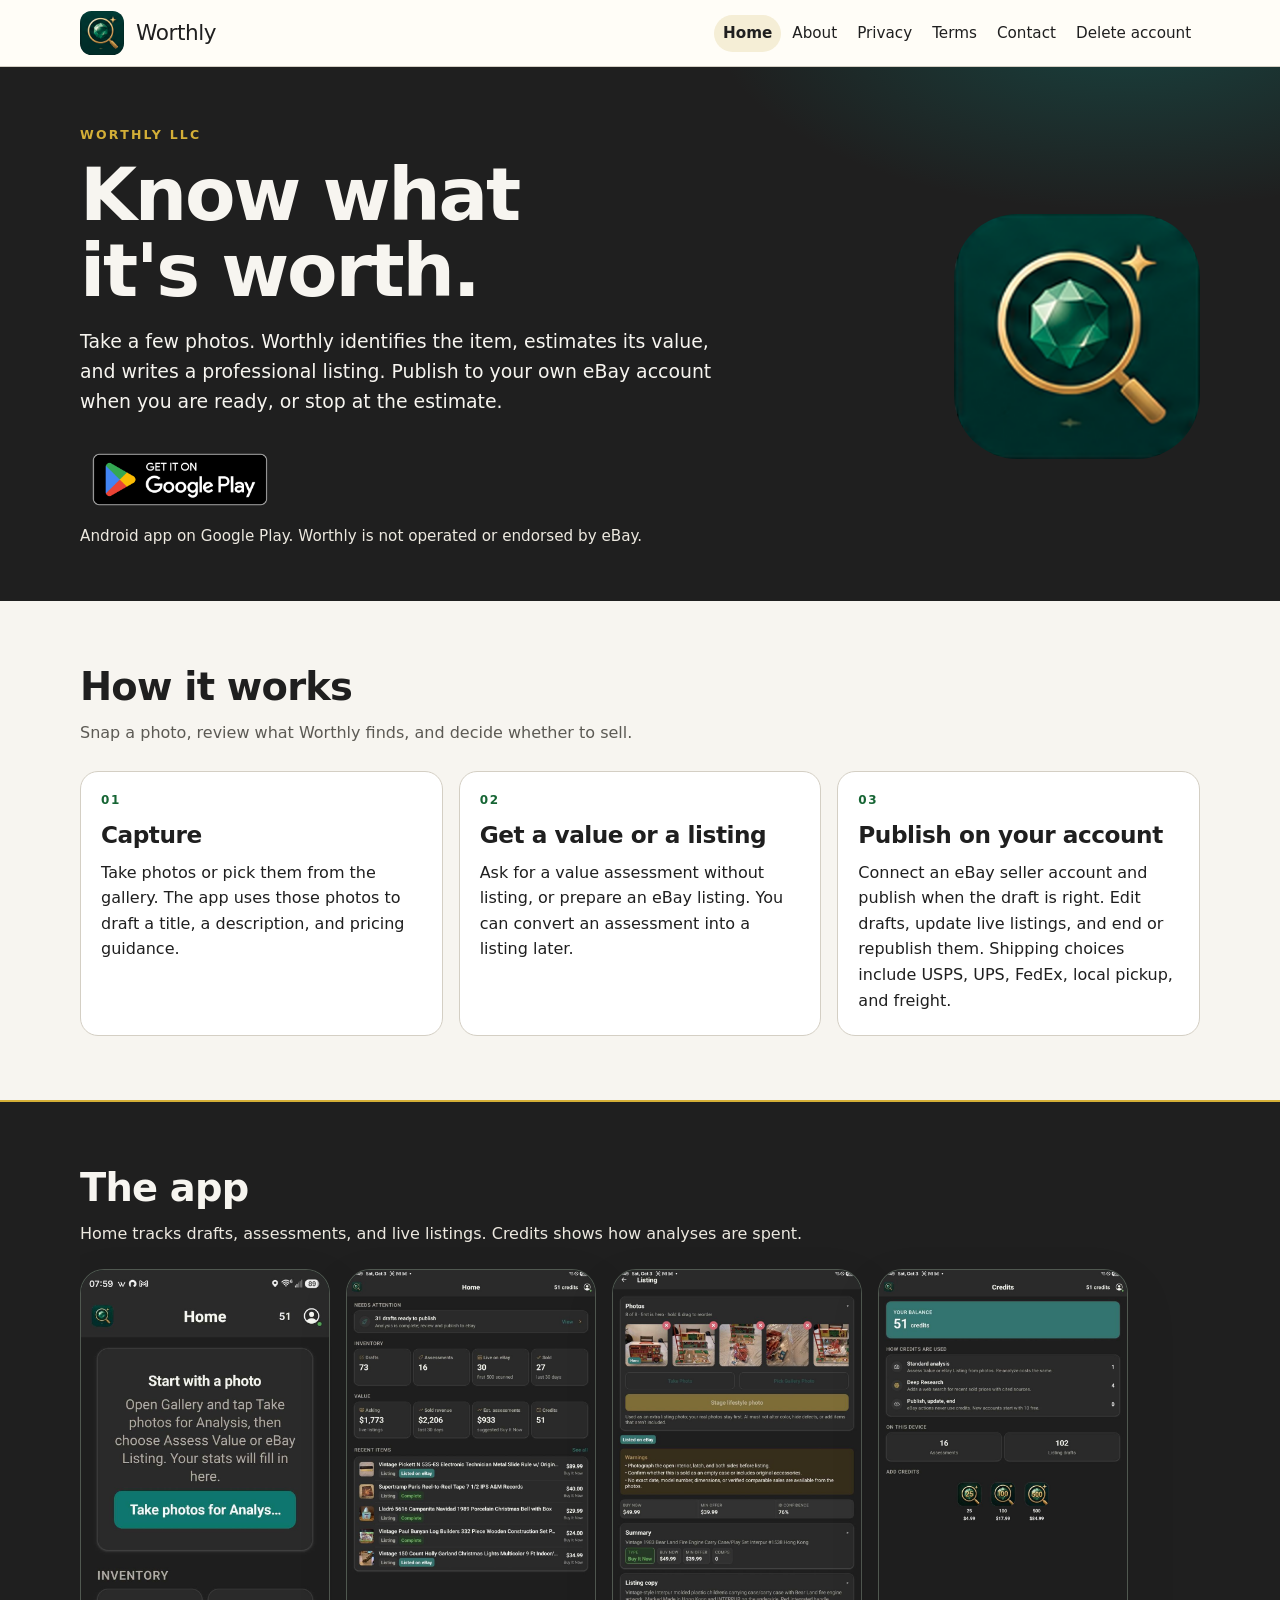
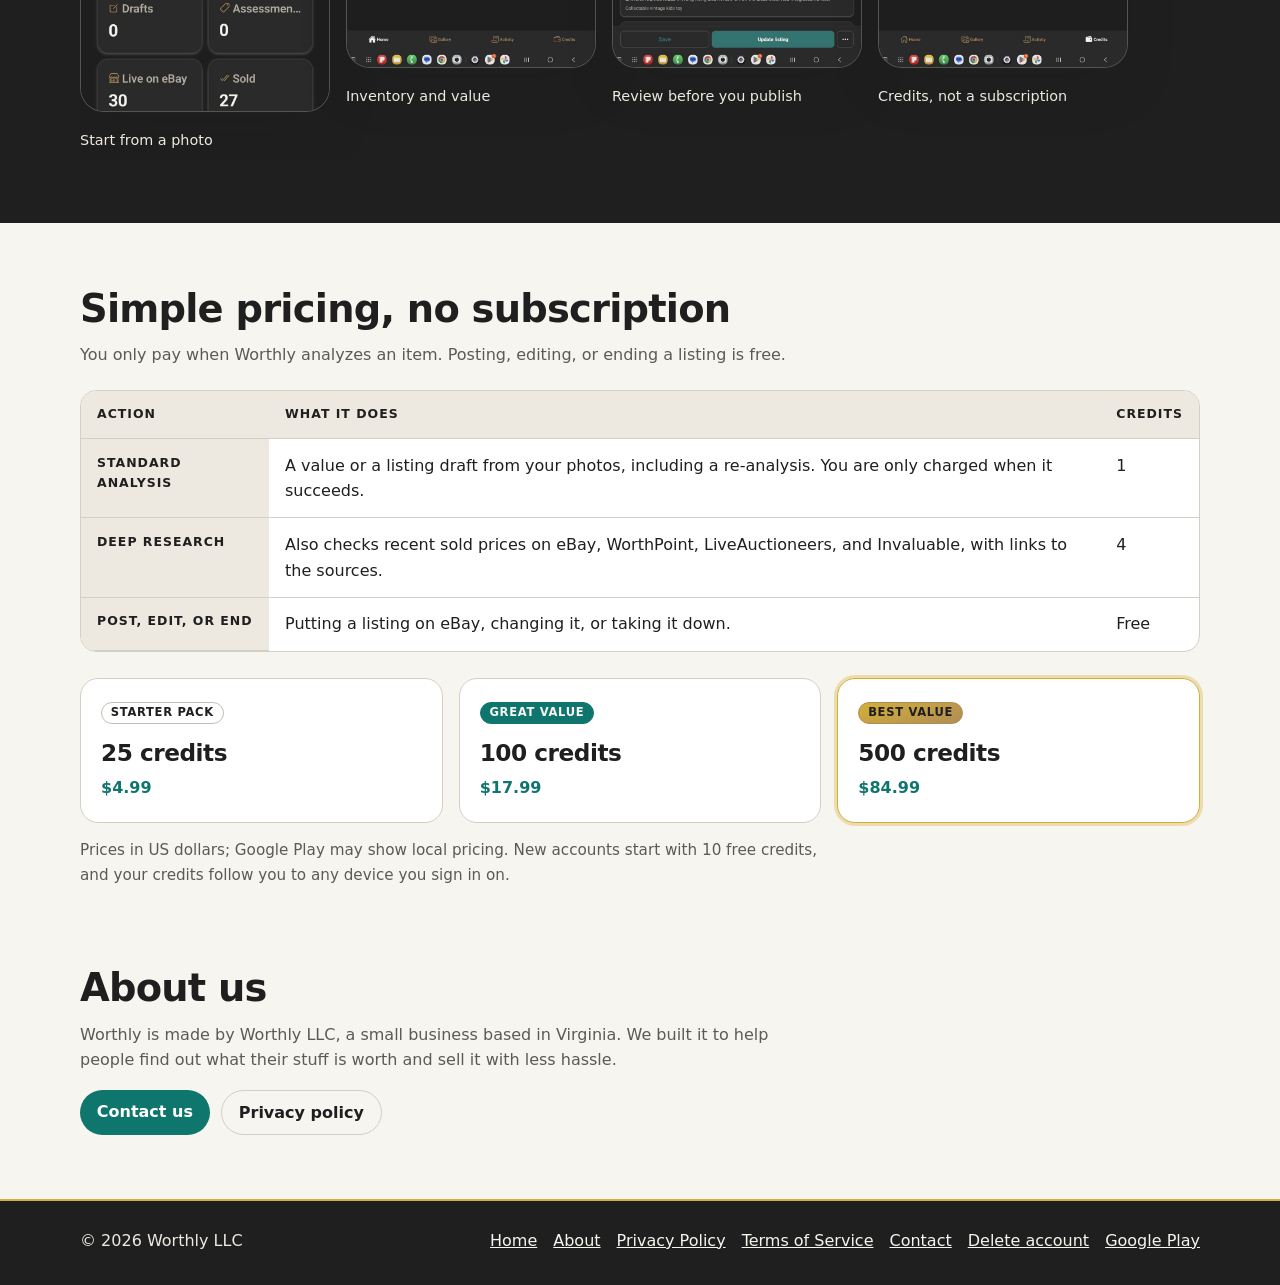
<file: index.html>
<!DOCTYPE html>
<html lang="en">
<head>
  <meta charset="utf-8">
  <meta name="viewport" content="width=device-width, initial-scale=1">
  <title>Worthly LLC — Know what it's worth</title>
  <meta name="description" content="Worthly helps you find out what an item is worth and write an eBay listing. Buy credits when you need them. No subscription.">
  <link rel="canonical" href="https://worthly-llc.com/">
  <meta name="theme-color" content="#0F766E">
  <link rel="icon" href="assets/favicon-32.png" type="image/png" sizes="32x32">
  <link rel="apple-touch-icon" href="assets/apple-touch-icon.png">
  <link rel="stylesheet" href="css/styles.css">
  <script type="application/ld+json">
  {
    "@context": "https://schema.org",
    "@graph": [
      {
        "@type": "Organization",
        "name": "Worthly LLC",
        "url": "https://worthly-llc.com/",
        "email": "support@worthly-llc.com",
        "logo": "https://worthly-llc.com/assets/icon.png"
      },
      {
        "@type": "MobileApplication",
        "name": "Worthly - Know what it's worth",
        "operatingSystem": "Android",
        "applicationCategory": "BusinessApplication",
        "installUrl": "https://play.google.com/store/apps/details?id=com.worthly.android",
        "downloadUrl": "https://play.google.com/store/apps/details?id=com.worthly.android",
        "offers": {
          "@type": "Offer",
          "price": "0",
          "priceCurrency": "USD"
        },
        "author": {
          "@type": "Organization",
          "name": "Worthly LLC"
        }
      }
    ]
  }
  </script>
</head>
<body>
  <a class="skip" href="#main">Skip to content</a>
  <header class="site-header">
    <div class="header-inner">
      <a class="brand" href="index.html">
        <img class="brand-mark" src="assets/icon.png" width="1024" height="1024" alt="">
        <span class="brand-name">Worthly</span>
      </a>
      <nav class="nav" aria-label="Primary">
        <a href="index.html" aria-current="page">Home</a>
        <a href="about.html">About</a>
        <a href="privacy.html">Privacy</a>
        <a href="terms.html">Terms</a>
        <a href="contact.html">Contact</a>
        <a href="delete-account.html">Delete account</a>
      </nav>
    </div>
  </header>

  <main id="main">
    <section class="hero">
      <div class="wrap hero-grid">
        <div>
          <p class="kicker">Worthly LLC</p>
          <h1>Know what it's worth.</h1>
          <p class="lede">Take a few photos. Worthly identifies the item, estimates its value, and writes a professional listing. Publish to your own eBay account when you are ready, or stop at the estimate.</p>
          <div class="hero-actions">
            <a href="https://play.google.com/store/apps/details?id=com.worthly.android">
              <img class="play-badge" src="assets/google-play-badge.png" width="646" height="250" alt="Get it on Google Play">
            </a>
          </div>
          <p class="hero-meta">Android app on Google Play. Worthly is not operated or endorsed by eBay.</p>
        </div>
        <img class="hero-icon" src="assets/icon.png" width="1024" height="1024" alt="Worthly app icon: a green gem inside a gold magnifying glass">
      </div>
    </section>

    <section class="section" aria-labelledby="how-heading">
      <div class="wrap">
        <h2 id="how-heading">How it works</h2>
        <p class="section-intro">Snap a photo, review what Worthly finds, and decide whether to sell.</p>
        <div class="steps">
          <article class="step">
            <span class="num">01</span>
            <h3>Capture</h3>
            <p>Take photos or pick them from the gallery. The app uses those photos to draft a title, a description, and pricing guidance.</p>
          </article>
          <article class="step">
            <span class="num">02</span>
            <h3>Get a value or a listing</h3>
            <p>Ask for a value assessment without listing, or prepare an eBay listing. You can convert an assessment into a listing later.</p>
          </article>
          <article class="step">
            <span class="num">03</span>
            <h3>Publish on your account</h3>
            <p>Connect an eBay seller account and publish when the draft is right. Edit drafts, update live listings, and end or republish them. Shipping choices include USPS, UPS, FedEx, local pickup, and freight.</p>
          </article>
        </div>
      </div>
    </section>

    <section class="section shots" aria-labelledby="shots-heading">
      <div class="wrap">
        <h2 id="shots-heading">The app</h2>
        <p class="section-intro">Home tracks drafts, assessments, and live listings. Credits shows how analyses are spent.</p>
        <ul class="shot-row" tabindex="0" aria-label="Screenshots of the Worthly app">
          <li>
            <figure>
              <img src="assets/screenshots/home.jpg" width="840" height="1493" alt="Worthly home screen inviting the seller to take photos, then assess value or create an eBay listing.">
              <figcaption>Start from a photo</figcaption>
            </figure>
          </li>
          <li>
            <figure>
              <img src="assets/screenshots/dashboard.jpg" width="840" height="1344" alt="Worthly home dashboard with draft, assessment, live listing, and sold counts, plus asking prices and estimated value.">
              <figcaption>Inventory and value</figcaption>
            </figure>
          </li>
          <li>
            <figure>
              <img src="assets/screenshots/listing.jpg" width="840" height="1344" alt="Listing editor with item photos, buy-it-now and offer prices, a confidence score, and generated listing copy.">
              <figcaption>Review before you publish</figcaption>
            </figure>
          </li>
          <li>
            <figure>
              <img src="assets/screenshots/credits.jpg" width="840" height="1344" alt="Credits screen showing a balance, the cost of standard analysis and Deep Research, and packs of 25, 100, and 500 credits.">
              <figcaption>Credits, not a subscription</figcaption>
            </figure>
          </li>
        </ul>
      </div>
    </section>

    <section class="section" aria-labelledby="credits-heading">
      <div class="wrap">
        <h2 id="credits-heading">Simple pricing, no subscription</h2>
        <p class="section-intro">You only pay when Worthly analyzes an item. Posting, editing, or ending a listing is free.</p>
        <div class="table-wrap">
          <table>
            <caption class="visually-hidden">How Worthly uses credits</caption>
            <thead>
              <tr>
                <th scope="col">Action</th>
                <th scope="col">What it does</th>
                <th scope="col">Credits</th>
              </tr>
            </thead>
            <tbody>
              <tr>
                <th scope="row">Standard analysis</th>
                <td>A value or a listing draft from your photos, including a re-analysis. You are only charged when it succeeds.</td>
                <td>1</td>
              </tr>
              <tr>
                <th scope="row">Deep Research</th>
                <td>Also checks recent sold prices on eBay, WorthPoint, LiveAuctioneers, and Invaluable, with links to the sources.</td>
                <td>4</td>
              </tr>
              <tr>
                <th scope="row">Post, edit, or end</th>
                <td>Putting a listing on eBay, changing it, or taking it down.</td>
                <td>Free</td>
              </tr>
            </tbody>
          </table>
        </div>
        <div class="packs">
          <article class="pack">
            <p class="badge badge-starter">Starter pack</p>
            <h3>25 credits</h3>
            <p class="price">$4.99</p>
          </article>
          <article class="pack">
            <p class="badge badge-great">Great value</p>
            <h3>100 credits</h3>
            <p class="price">$17.99</p>
          </article>
          <article class="pack pack-best">
            <p class="badge badge-best">Best value</p>
            <h3>500 credits</h3>
            <p class="price">$84.99</p>
          </article>
        </div>
        <p class="note">Prices in US dollars; Google Play may show local pricing. New accounts start with 10 free credits, and your credits follow you to any device you sign in on.</p>
      </div>
    </section>

    <section class="section" aria-labelledby="about-heading" style="padding-top: 0;">
      <div class="wrap">
        <h2 id="about-heading">About us</h2>
        <p class="section-intro">Worthly is made by Worthly LLC, a small business based in Virginia. We built it to help people find out what their stuff is worth and sell it with less hassle.</p>
        <div class="button-row">
          <a class="button" href="contact.html">Contact us</a>
          <a class="button secondary" href="privacy.html">Privacy policy</a>
        </div>
      </div>
    </section>
  </main>

  <footer class="site-footer">
    <div class="footer-inner">
      <p>© 2026 Worthly LLC</p>
      <nav class="footer-nav" aria-label="Footer">
        <a href="index.html" aria-current="page">Home</a>
        <a href="about.html">About</a>
        <a href="privacy.html">Privacy Policy</a>
        <a href="terms.html">Terms of Service</a>
        <a href="contact.html">Contact</a>
        <a href="delete-account.html">Delete account</a>
        <a href="https://play.google.com/store/apps/details?id=com.worthly.android">Google Play</a>
      </nav>
    </div>
  </footer>
</body>
</html>
</file>
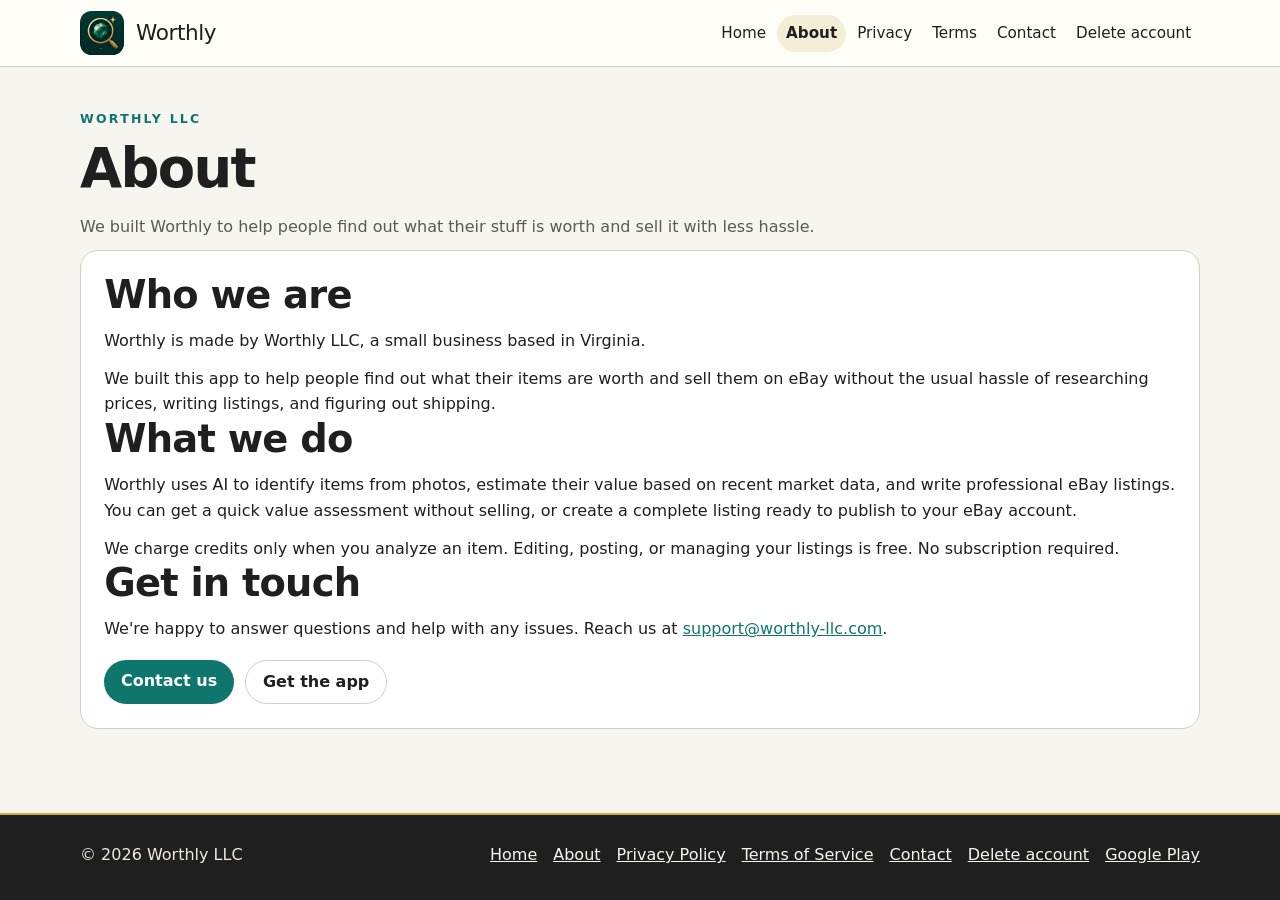
<file: about.html>
<!DOCTYPE html>
<html lang="en">
<head>
  <meta charset="utf-8">
  <meta name="viewport" content="width=device-width, initial-scale=1">
  <title>About — Worthly LLC</title>
  <meta name="description" content="About Worthly LLC. We help people find out what their stuff is worth and sell it with less hassle.">
  <link rel="canonical" href="https://worthly-llc.com/about.html">
  <meta name="theme-color" content="#0F766E">
  <link rel="icon" href="assets/favicon-32.png" type="image/png" sizes="32x32">
  <link rel="apple-touch-icon" href="assets/apple-touch-icon.png">
  <link rel="stylesheet" href="css/styles.css">
</head>
<body>
  <a class="skip" href="#main">Skip to content</a>
  <header class="site-header">
    <div class="header-inner">
      <a class="brand" href="index.html">
        <img class="brand-mark" src="assets/icon.png" width="1024" height="1024" alt="">
        <span class="brand-name">Worthly</span>
      </a>
      <nav class="nav" aria-label="Primary">
        <a href="index.html">Home</a>
        <a href="about.html" aria-current="page">About</a>
        <a href="privacy.html">Privacy</a>
        <a href="terms.html">Terms</a>
        <a href="contact.html">Contact</a>
        <a href="delete-account.html">Delete account</a>
      </nav>
    </div>
  </header>

  <main id="main">
    <div class="wrap page-intro">
      <p class="kicker">Worthly LLC</p>
      <h1 class="page-title">About</h1>
      <p class="updated">We built Worthly to help people find out what their stuff is worth and sell it with less hassle.</p>
    </div>

    <section class="section" style="padding-top: 0.4rem;">
      <div class="wrap">
        <article class="card">
          <h2>Who we are</h2>
          <p>Worthly is made by Worthly LLC, a small business based in Virginia.</p>
          <p>We built this app to help people find out what their items are worth and sell them on eBay without the usual hassle of researching prices, writing listings, and figuring out shipping.</p>
          
          <h2>What we do</h2>
          <p>Worthly uses AI to identify items from photos, estimate their value based on recent market data, and write professional eBay listings. You can get a quick value assessment without selling, or create a complete listing ready to publish to your eBay account.</p>
          <p>We charge credits only when you analyze an item. Editing, posting, or managing your listings is free. No subscription required.</p>
          
          <h2>Get in touch</h2>
          <p>We're happy to answer questions and help with any issues. Reach us at <a href="mailto:support@worthly-llc.com">support@worthly-llc.com</a>.</p>
          
          <div class="button-row">
            <a class="button" href="contact.html">Contact us</a>
            <a class="button secondary" href="https://play.google.com/store/apps/details?id=com.worthly.android">Get the app</a>
          </div>
        </article>
      </div>
    </section>
  </main>

  <footer class="site-footer">
    <div class="footer-inner">
      <p>© 2026 Worthly LLC</p>
      <nav class="footer-nav" aria-label="Footer">
        <a href="index.html">Home</a>
        <a href="about.html" aria-current="page">About</a>
        <a href="privacy.html">Privacy Policy</a>
        <a href="terms.html">Terms of Service</a>
        <a href="contact.html">Contact</a>
        <a href="delete-account.html">Delete account</a>
        <a href="https://play.google.com/store/apps/details?id=com.worthly.android">Google Play</a>
      </nav>
    </div>
  </footer>
</body>
</html>
</file>
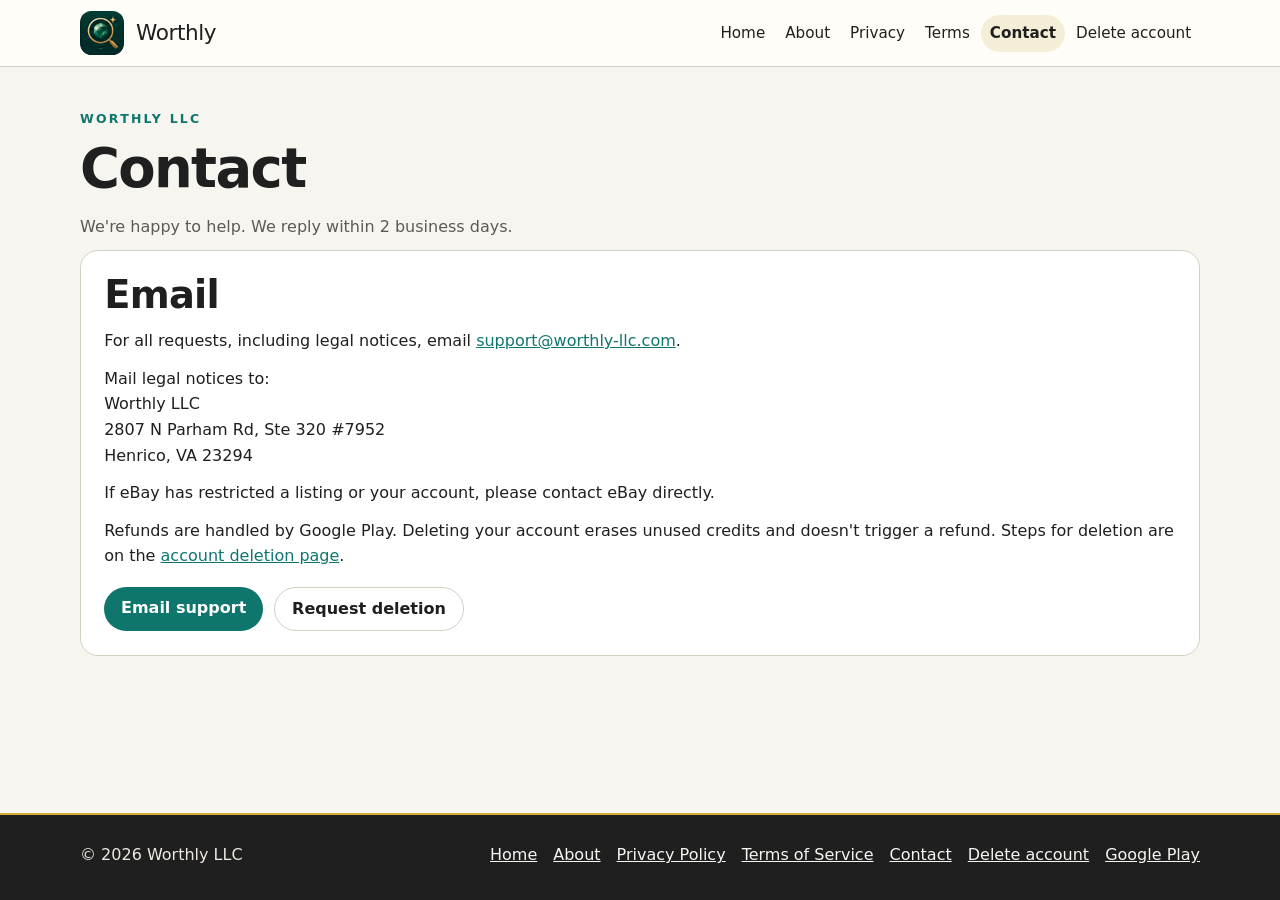
<file: contact.html>
<!DOCTYPE html>
<html lang="en">
<head>
  <meta charset="utf-8">
  <meta name="viewport" content="width=device-width, initial-scale=1">
  <title>Contact — Worthly LLC</title>
  <meta name="description" content="Contact Worthly LLC. Email support@worthly-llc.com for help, privacy questions, and account deletion.">
  <link rel="canonical" href="https://worthly-llc.com/contact.html">
  <meta name="theme-color" content="#0F766E">
  <link rel="icon" href="assets/favicon-32.png" type="image/png" sizes="32x32">
  <link rel="apple-touch-icon" href="assets/apple-touch-icon.png">
  <link rel="stylesheet" href="css/styles.css">
</head>
<body>
  <a class="skip" href="#main">Skip to content</a>
  <header class="site-header">
    <div class="header-inner">
      <a class="brand" href="index.html">
        <img class="brand-mark" src="assets/icon.png" width="1024" height="1024" alt="">
        <span class="brand-name">Worthly</span>
      </a>
      <nav class="nav" aria-label="Primary">
        <a href="index.html">Home</a>
        <a href="about.html">About</a>
        <a href="privacy.html">Privacy</a>
        <a href="terms.html">Terms</a>
        <a href="contact.html" aria-current="page">Contact</a>
        <a href="delete-account.html">Delete account</a>
      </nav>
    </div>
  </header>

  <main id="main">
    <div class="wrap page-intro">
      <p class="kicker">Worthly LLC</p>
      <h1 class="page-title">Contact</h1>
      <p class="updated">We're happy to help. We reply within 2 business days.</p>
    </div>

    <section class="section" style="padding-top: 0.4rem;">
      <div class="wrap">
        <article class="card">
          <h2>Email</h2>
          <p>For all requests, including legal notices, email <a href="mailto:support@worthly-llc.com">support@worthly-llc.com</a>.</p>
          <p>Mail legal notices to:<br>
          Worthly LLC<br>
          2807 N Parham Rd, Ste 320 #7952<br>
          Henrico, VA 23294</p>
          <p>If eBay has restricted a listing or your account, please contact eBay directly.</p>
          <p>Refunds are handled by Google Play. Deleting your account erases unused credits and doesn't trigger a refund. Steps for deletion are on the <a href="delete-account.html">account deletion page</a>.</p>
          <div class="button-row">
            <a class="button" href="mailto:support@worthly-llc.com?subject=Worthly%20support">Email support</a>
            <a class="button secondary" href="mailto:support@worthly-llc.com?subject=Account%20deletion%20request">Request deletion</a>
          </div>
        </article>
      </div>
    </section>
  </main>

  <footer class="site-footer">
    <div class="footer-inner">
      <p>© 2026 Worthly LLC</p>
      <nav class="footer-nav" aria-label="Footer">
        <a href="index.html">Home</a>
        <a href="about.html">About</a>
        <a href="privacy.html">Privacy Policy</a>
        <a href="terms.html">Terms of Service</a>
        <a href="contact.html" aria-current="page">Contact</a>
        <a href="delete-account.html">Delete account</a>
        <a href="https://play.google.com/store/apps/details?id=com.worthly.android">Google Play</a>
      </nav>
    </div>
  </footer>
</body>
</html>
</file>
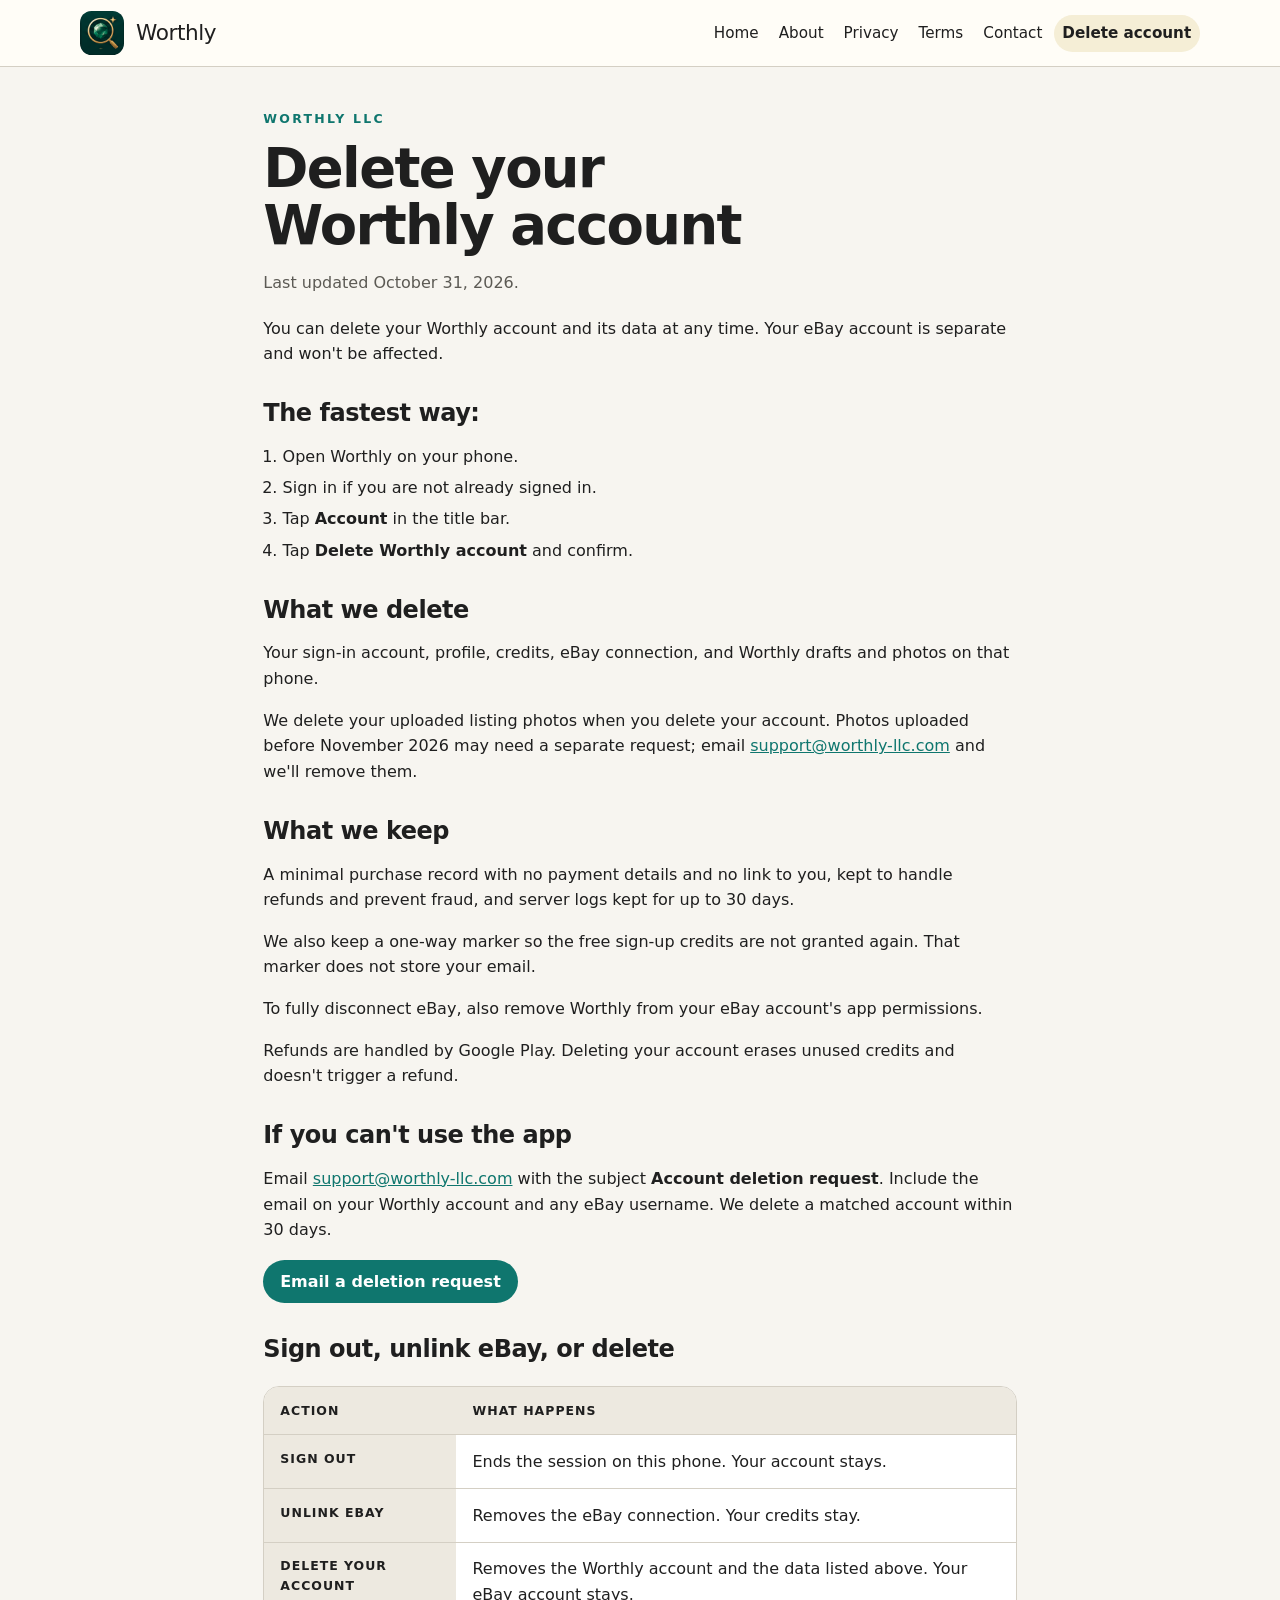
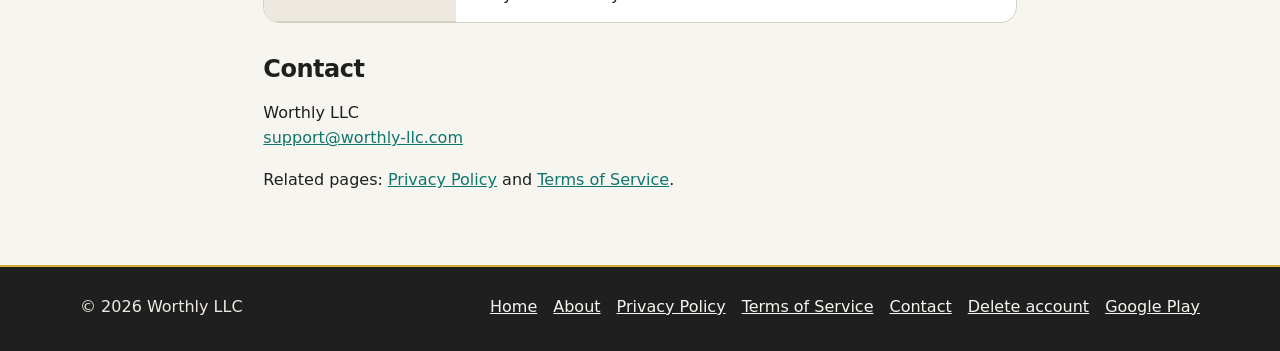
<file: delete-account.html>
<!DOCTYPE html>
<html lang="en">
<head>
  <meta charset="utf-8">
  <meta name="viewport" content="width=device-width, initial-scale=1">
  <title>Delete your account — Worthly LLC</title>
  <meta name="description" content="How to delete your Worthly account and the data we store. Your eBay account is separate and is not affected.">
  <link rel="canonical" href="https://worthly-llc.com/delete-account.html">
  <meta name="theme-color" content="#0F766E">
  <link rel="icon" href="assets/favicon-32.png" type="image/png" sizes="32x32">
  <link rel="apple-touch-icon" href="assets/apple-touch-icon.png">
  <link rel="stylesheet" href="css/styles.css">
</head>
<body>
  <a class="skip" href="#main">Skip to content</a>
  <header class="site-header">
    <div class="header-inner">
      <a class="brand" href="index.html">
        <img class="brand-mark" src="assets/icon.png" width="1024" height="1024" alt="">
        <span class="brand-name">Worthly</span>
      </a>
      <nav class="nav" aria-label="Primary">
        <a href="index.html">Home</a>
        <a href="about.html">About</a>
        <a href="privacy.html">Privacy</a>
        <a href="terms.html">Terms</a>
        <a href="contact.html">Contact</a>
        <a href="delete-account.html" aria-current="page">Delete account</a>
      </nav>
    </div>
  </header>

  <main id="main">
    <article class="wrap legal-prose">
      <header class="page-intro">
        <p class="kicker">Worthly LLC</p>
        <h1 class="page-title">Delete your Worthly account</h1>
        <p class="updated">Last updated October 31, 2026.</p>
      </header>

      <p>You can delete your Worthly account and its data at any time. Your eBay account is separate and won't be affected.</p>

      <h2 id="in-app">The fastest way:</h2>
      <ol>
        <li>Open Worthly on your phone.</li>
        <li>Sign in if you are not already signed in.</li>
        <li>Tap <strong>Account</strong> in the title bar.</li>
        <li>Tap <strong>Delete Worthly account</strong> and confirm.</li>
      </ol>

      <h2 id="deleted">What we delete</h2>
      <p>Your sign-in account, profile, credits, eBay connection, and Worthly drafts and photos on that phone.</p>
      <p>We delete your uploaded listing photos when you delete your account. Photos uploaded before November 2026 may need a separate request; email <a href="mailto:support@worthly-llc.com">support@worthly-llc.com</a> and we'll remove them.</p>

      <h2 id="kept">What we keep</h2>
      <p>A minimal purchase record with no payment details and no link to you, kept to handle refunds and prevent fraud, and server logs kept for up to 30 days.</p>
      <p>We also keep a one-way marker so the free sign-up credits are not granted again. That marker does not store your email.</p>
      <p>To fully disconnect eBay, also remove Worthly from your eBay account's app permissions.</p>
      <p>Refunds are handled by Google Play. Deleting your account erases unused credits and doesn't trigger a refund.</p>

      <h2 id="email">If you can't use the app</h2>
      <p>Email <a href="mailto:support@worthly-llc.com?subject=Account%20deletion%20request">support@worthly-llc.com</a> with the subject <strong>Account deletion request</strong>. Include the email on your Worthly account and any eBay username. We delete a matched account within 30 days.</p>
      <div class="button-row">
        <a class="button" href="mailto:support@worthly-llc.com?subject=Account%20deletion%20request">Email a deletion request</a>
      </div>

      <h2 id="compare">Sign out, unlink eBay, or delete</h2>
      <div class="table-wrap">
        <table>
          <caption class="visually-hidden">Difference between signing out, unlinking eBay, and deleting the Worthly account</caption>
          <thead>
            <tr>
              <th scope="col">Action</th>
              <th scope="col">What happens</th>
            </tr>
          </thead>
          <tbody>
            <tr>
              <th scope="row">Sign out</th>
              <td>Ends the session on this phone. Your account stays.</td>
            </tr>
            <tr>
              <th scope="row">Unlink eBay</th>
              <td>Removes the eBay connection. Your credits stay.</td>
            </tr>
            <tr>
              <th scope="row">Delete your account</th>
              <td>Removes the Worthly account and the data listed above. Your eBay account stays.</td>
            </tr>
          </tbody>
        </table>
      </div>

      <h2 id="contact">Contact</h2>
      <p>Worthly LLC<br>
      <a href="mailto:support@worthly-llc.com">support@worthly-llc.com</a></p>
      <p>Related pages: <a href="privacy.html">Privacy Policy</a> and <a href="terms.html">Terms of Service</a>.</p>
    </article>
  </main>

  <footer class="site-footer">
    <div class="footer-inner">
      <p>© 2026 Worthly LLC</p>
      <nav class="footer-nav" aria-label="Footer">
        <a href="index.html">Home</a>
        <a href="about.html">About</a>
        <a href="privacy.html">Privacy Policy</a>
        <a href="terms.html">Terms of Service</a>
        <a href="contact.html">Contact</a>
        <a href="delete-account.html" aria-current="page">Delete account</a>
        <a href="https://play.google.com/store/apps/details?id=com.worthly.android">Google Play</a>
      </nav>
    </div>
  </footer>
</body>
</html>
</file>
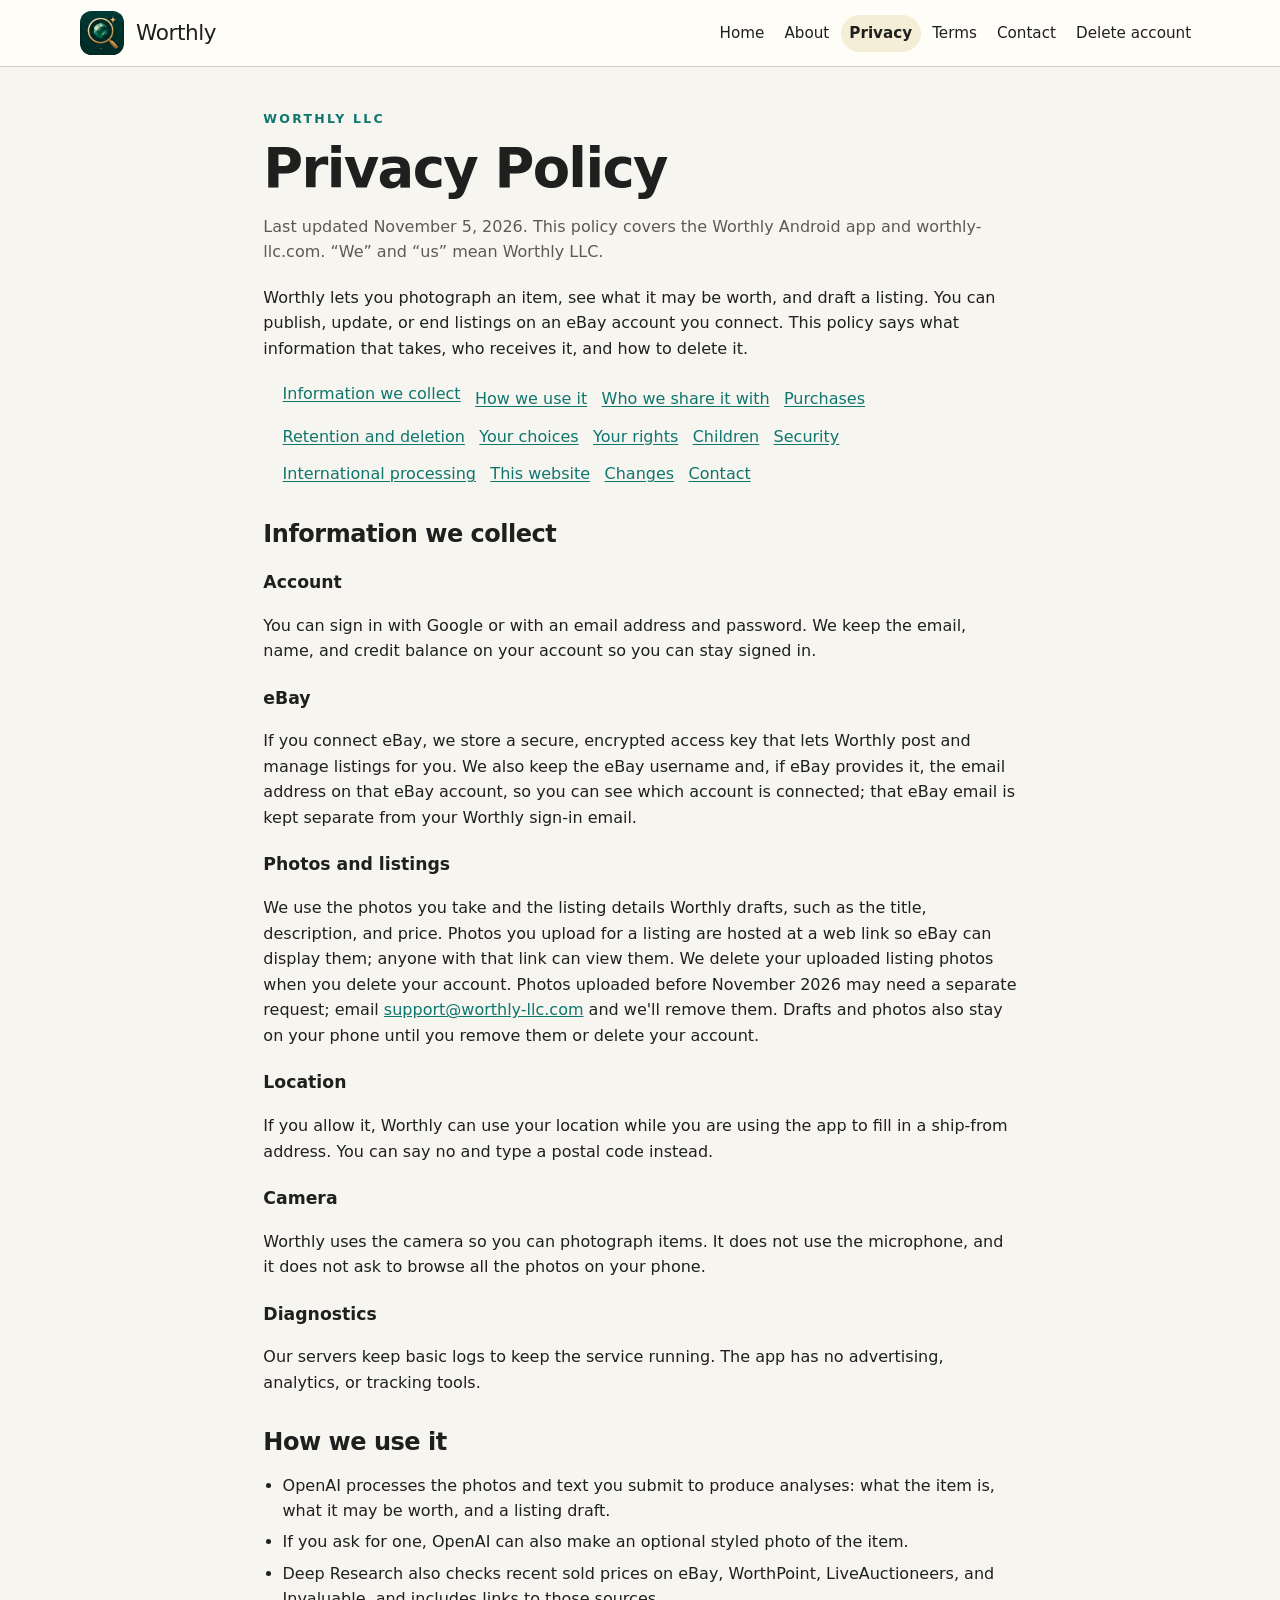
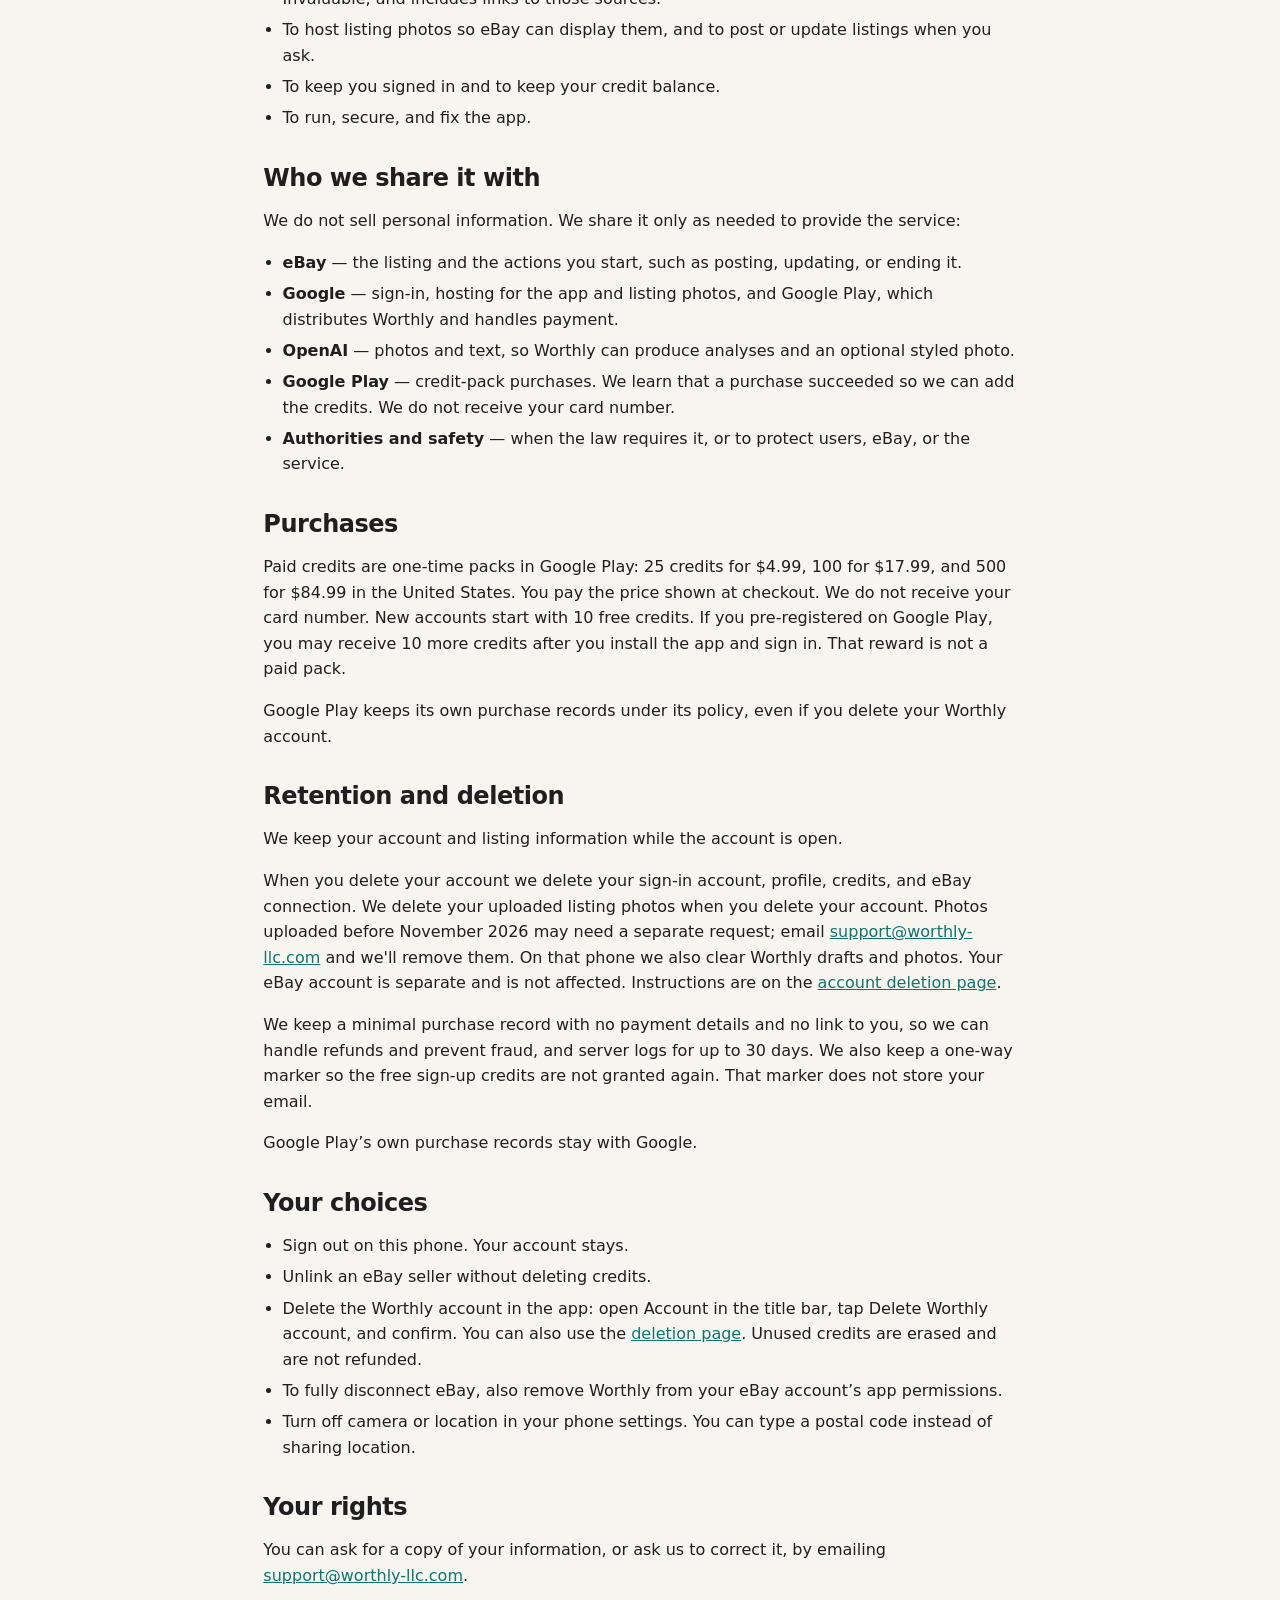
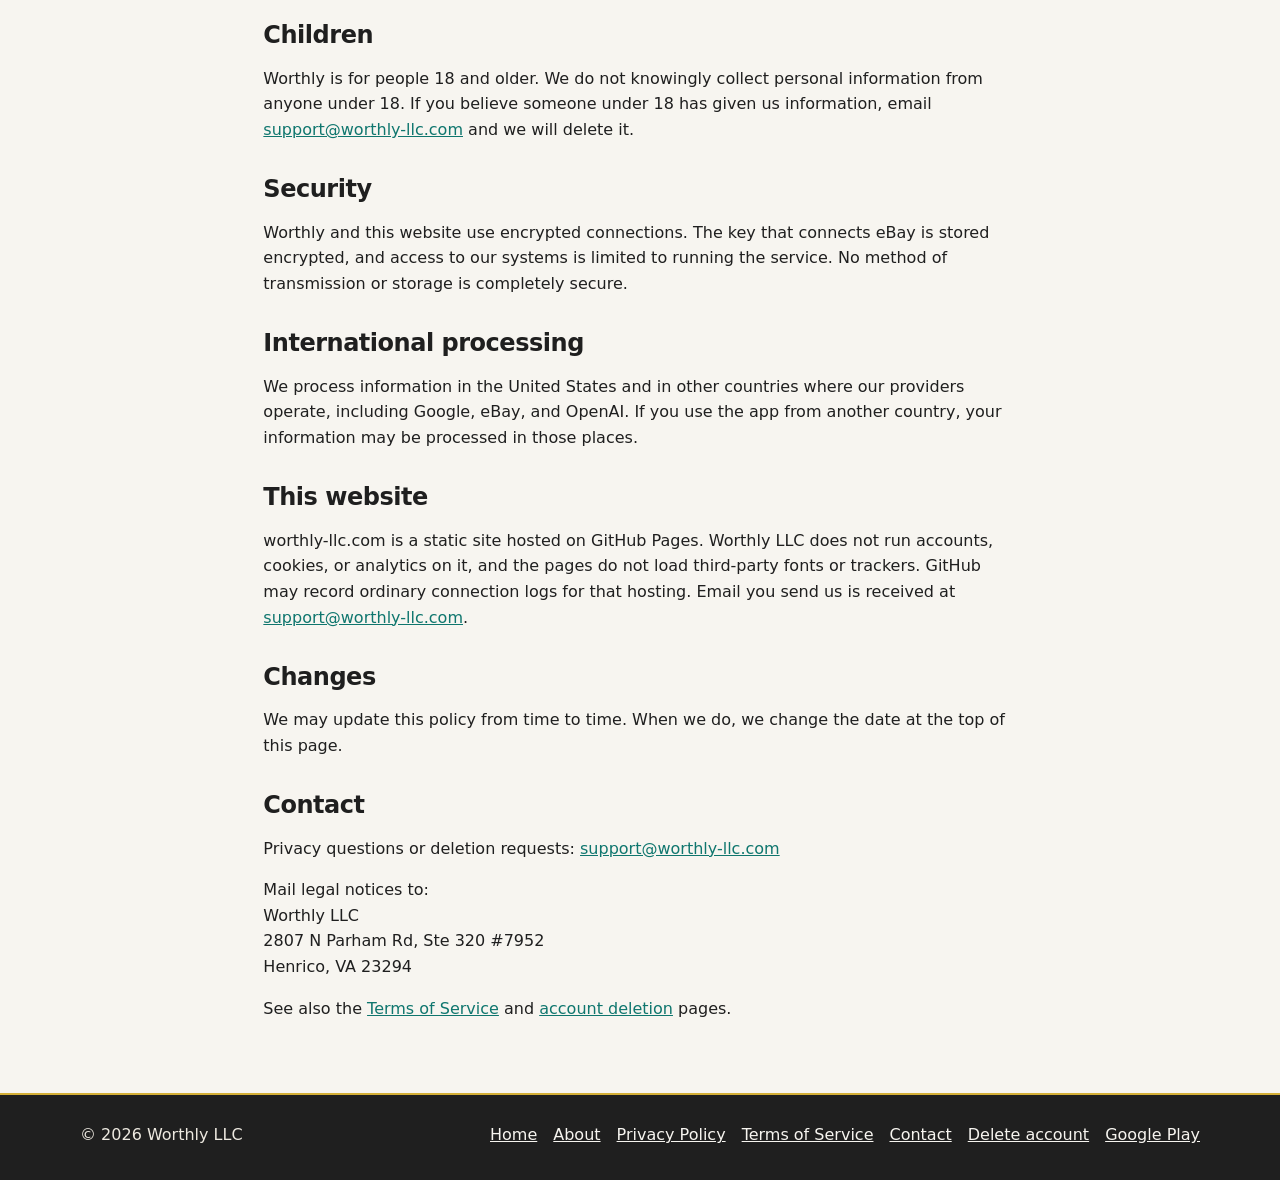
<file: privacy.html>
<!DOCTYPE html>
<html lang="en">
<head>
  <meta charset="utf-8">
  <meta name="viewport" content="width=device-width, initial-scale=1">
  <title>Privacy Policy — Worthly LLC</title>
  <meta name="description" content="Privacy policy for the Worthly app and the Worthly LLC website. What we collect, who we share it with, and how to delete your account.">
  <link rel="canonical" href="https://worthly-llc.com/privacy.html">
  <meta name="theme-color" content="#0F766E">
  <link rel="icon" href="assets/favicon-32.png" type="image/png" sizes="32x32">
  <link rel="apple-touch-icon" href="assets/apple-touch-icon.png">
  <link rel="stylesheet" href="css/styles.css">
</head>
<body>
  <a class="skip" href="#main">Skip to content</a>
  <header class="site-header">
    <div class="header-inner">
      <a class="brand" href="index.html">
        <img class="brand-mark" src="assets/icon.png" width="1024" height="1024" alt="">
        <span class="brand-name">Worthly</span>
      </a>
      <nav class="nav" aria-label="Primary">
        <a href="index.html">Home</a>
        <a href="about.html">About</a>
        <a href="privacy.html" aria-current="page">Privacy</a>
        <a href="terms.html">Terms</a>
        <a href="contact.html">Contact</a>
        <a href="delete-account.html">Delete account</a>
      </nav>
    </div>
  </header>

  <main id="main">
    <article class="wrap legal-prose">
      <header class="page-intro">
        <p class="kicker">Worthly LLC</p>
        <h1 class="page-title">Privacy Policy</h1>
        <p class="updated">Last updated November 5, 2026. This policy covers the Worthly Android app and worthly-llc.com. “We” and “us” mean Worthly LLC.</p>
      </header>

      <p>Worthly lets you photograph an item, see what it may be worth, and draft a listing. You can publish, update, or end listings on an eBay account you connect. This policy says what information that takes, who receives it, and how to delete it.</p>

      <nav aria-label="On this page">
        <ul class="toc">
          <li><a href="#collect">Information we collect</a></li>
          <li><a href="#use">How we use it</a></li>
          <li><a href="#share">Who we share it with</a></li>
          <li><a href="#purchases">Purchases</a></li>
          <li><a href="#retention">Retention and deletion</a></li>
          <li><a href="#choices">Your choices</a></li>
          <li><a href="#rights">Your rights</a></li>
          <li><a href="#children">Children</a></li>
          <li><a href="#security">Security</a></li>
          <li><a href="#international">International processing</a></li>
          <li><a href="#website">This website</a></li>
          <li><a href="#changes">Changes</a></li>
          <li><a href="#contact">Contact</a></li>
        </ul>
      </nav>

      <h2 id="collect">Information we collect</h2>
      <h3>Account</h3>
      <p>You can sign in with Google or with an email address and password. We keep the email, name, and credit balance on your account so you can stay signed in.</p>

      <h3>eBay</h3>
      <p>If you connect eBay, we store a secure, encrypted access key that lets Worthly post and manage listings for you. We also keep the eBay username and, if eBay provides it, the email address on that eBay account, so you can see which account is connected; that eBay email is kept separate from your Worthly sign-in email.</p>

      <h3>Photos and listings</h3>
      <p>We use the photos you take and the listing details Worthly drafts, such as the title, description, and price. Photos you upload for a listing are hosted at a web link so eBay can display them; anyone with that link can view them. We delete your uploaded listing photos when you delete your account. Photos uploaded before November 2026 may need a separate request; email <a href="mailto:support@worthly-llc.com">support@worthly-llc.com</a> and we'll remove them. Drafts and photos also stay on your phone until you remove them or delete your account.</p>

      <h3>Location</h3>
      <p>If you allow it, Worthly can use your location while you are using the app to fill in a ship-from address. You can say no and type a postal code instead.</p>

      <h3>Camera</h3>
      <p>Worthly uses the camera so you can photograph items. It does not use the microphone, and it does not ask to browse all the photos on your phone.</p>

      <h3>Diagnostics</h3>
      <p>Our servers keep basic logs to keep the service running. The app has no advertising, analytics, or tracking tools.</p>

      <h2 id="use">How we use it</h2>
      <ul>
        <li>OpenAI processes the photos and text you submit to produce analyses: what the item is, what it may be worth, and a listing draft.</li>
        <li>If you ask for one, OpenAI can also make an optional styled photo of the item.</li>
        <li>Deep Research also checks recent sold prices on eBay, WorthPoint, LiveAuctioneers, and Invaluable, and includes links to those sources.</li>
        <li>To host listing photos so eBay can display them, and to post or update listings when you ask.</li>
        <li>To keep you signed in and to keep your credit balance.</li>
        <li>To run, secure, and fix the app.</li>
      </ul>

      <h2 id="share">Who we share it with</h2>
      <p>We do not sell personal information. We share it only as needed to provide the service:</p>
      <ul>
        <li><strong>eBay</strong> — the listing and the actions you start, such as posting, updating, or ending it.</li>
        <li><strong>Google</strong> — sign-in, hosting for the app and listing photos, and Google Play, which distributes Worthly and handles payment.</li>
        <li><strong>OpenAI</strong> — photos and text, so Worthly can produce analyses and an optional styled photo.</li>
        <li><strong>Google Play</strong> — credit-pack purchases. We learn that a purchase succeeded so we can add the credits. We do not receive your card number.</li>
        <li><strong>Authorities and safety</strong> — when the law requires it, or to protect users, eBay, or the service.</li>
      </ul>

      <h2 id="purchases">Purchases</h2>
      <p>Paid credits are one-time packs in Google Play: 25 credits for $4.99, 100 for $17.99, and 500 for $84.99 in the United States. You pay the price shown at checkout. We do not receive your card number. New accounts start with 10 free credits. If you pre-registered on Google Play, you may receive 10 more credits after you install the app and sign in. That reward is not a paid pack.</p>
      <p>Google Play keeps its own purchase records under its policy, even if you delete your Worthly account.</p>

      <h2 id="retention">Retention and deletion</h2>
      <p>We keep your account and listing information while the account is open.</p>
      <p>When you delete your account we delete your sign-in account, profile, credits, and eBay connection. We delete your uploaded listing photos when you delete your account. Photos uploaded before November 2026 may need a separate request; email <a href="mailto:support@worthly-llc.com">support@worthly-llc.com</a> and we'll remove them. On that phone we also clear Worthly drafts and photos. Your eBay account is separate and is not affected. Instructions are on the <a href="delete-account.html">account deletion page</a>.</p>
      <p>We keep a minimal purchase record with no payment details and no link to you, so we can handle refunds and prevent fraud, and server logs for up to 30 days. We also keep a one-way marker so the free sign-up credits are not granted again. That marker does not store your email.</p>
      <p>Google Play’s own purchase records stay with Google.</p>

      <h2 id="choices">Your choices</h2>
      <ul>
        <li>Sign out on this phone. Your account stays.</li>
        <li>Unlink an eBay seller without deleting credits.</li>
        <li>Delete the Worthly account in the app: open Account in the title bar, tap Delete Worthly account, and confirm. You can also use the <a href="delete-account.html">deletion page</a>. Unused credits are erased and are not refunded.</li>
        <li>To fully disconnect eBay, also remove Worthly from your eBay account’s app permissions.</li>
        <li>Turn off camera or location in your phone settings. You can type a postal code instead of sharing location.</li>
      </ul>

      <h2 id="rights">Your rights</h2>
      <p>You can ask for a copy of your information, or ask us to correct it, by emailing <a href="mailto:support@worthly-llc.com">support@worthly-llc.com</a>.</p>

      <h2 id="children">Children</h2>
      <p>Worthly is for people 18 and older. We do not knowingly collect personal information from anyone under 18. If you believe someone under 18 has given us information, email <a href="mailto:support@worthly-llc.com">support@worthly-llc.com</a> and we will delete it.</p>

      <h2 id="security">Security</h2>
      <p>Worthly and this website use encrypted connections. The key that connects eBay is stored encrypted, and access to our systems is limited to running the service. No method of transmission or storage is completely secure.</p>

      <h2 id="international">International processing</h2>
      <p>We process information in the United States and in other countries where our providers operate, including Google, eBay, and OpenAI. If you use the app from another country, your information may be processed in those places.</p>

      <h2 id="website">This website</h2>
      <p>worthly-llc.com is a static site hosted on GitHub Pages. Worthly LLC does not run accounts, cookies, or analytics on it, and the pages do not load third-party fonts or trackers. GitHub may record ordinary connection logs for that hosting. Email you send us is received at <a href="mailto:support@worthly-llc.com">support@worthly-llc.com</a>.</p>

      <h2 id="changes">Changes</h2>
      <p>We may update this policy from time to time. When we do, we change the date at the top of this page.</p>

      <h2 id="contact">Contact</h2>
      <p>Privacy questions or deletion requests: <a href="mailto:support@worthly-llc.com?subject=Worthly%20privacy">support@worthly-llc.com</a></p>
      <p>Mail legal notices to:<br>
      Worthly LLC<br>
      2807 N Parham Rd, Ste 320 #7952<br>
      Henrico, VA 23294</p>
      <p>See also the <a href="terms.html">Terms of Service</a> and <a href="delete-account.html">account deletion</a> pages.</p>
    </article>
  </main>

  <footer class="site-footer">
    <div class="footer-inner">
      <p>© 2026 Worthly LLC</p>
      <nav class="footer-nav" aria-label="Footer">
        <a href="index.html">Home</a>
        <a href="about.html">About</a>
        <a href="privacy.html" aria-current="page">Privacy Policy</a>
        <a href="terms.html">Terms of Service</a>
        <a href="contact.html">Contact</a>
        <a href="delete-account.html">Delete account</a>
        <a href="https://play.google.com/store/apps/details?id=com.worthly.android">Google Play</a>
      </nav>
    </div>
  </footer>
</body>
</html>
</file>
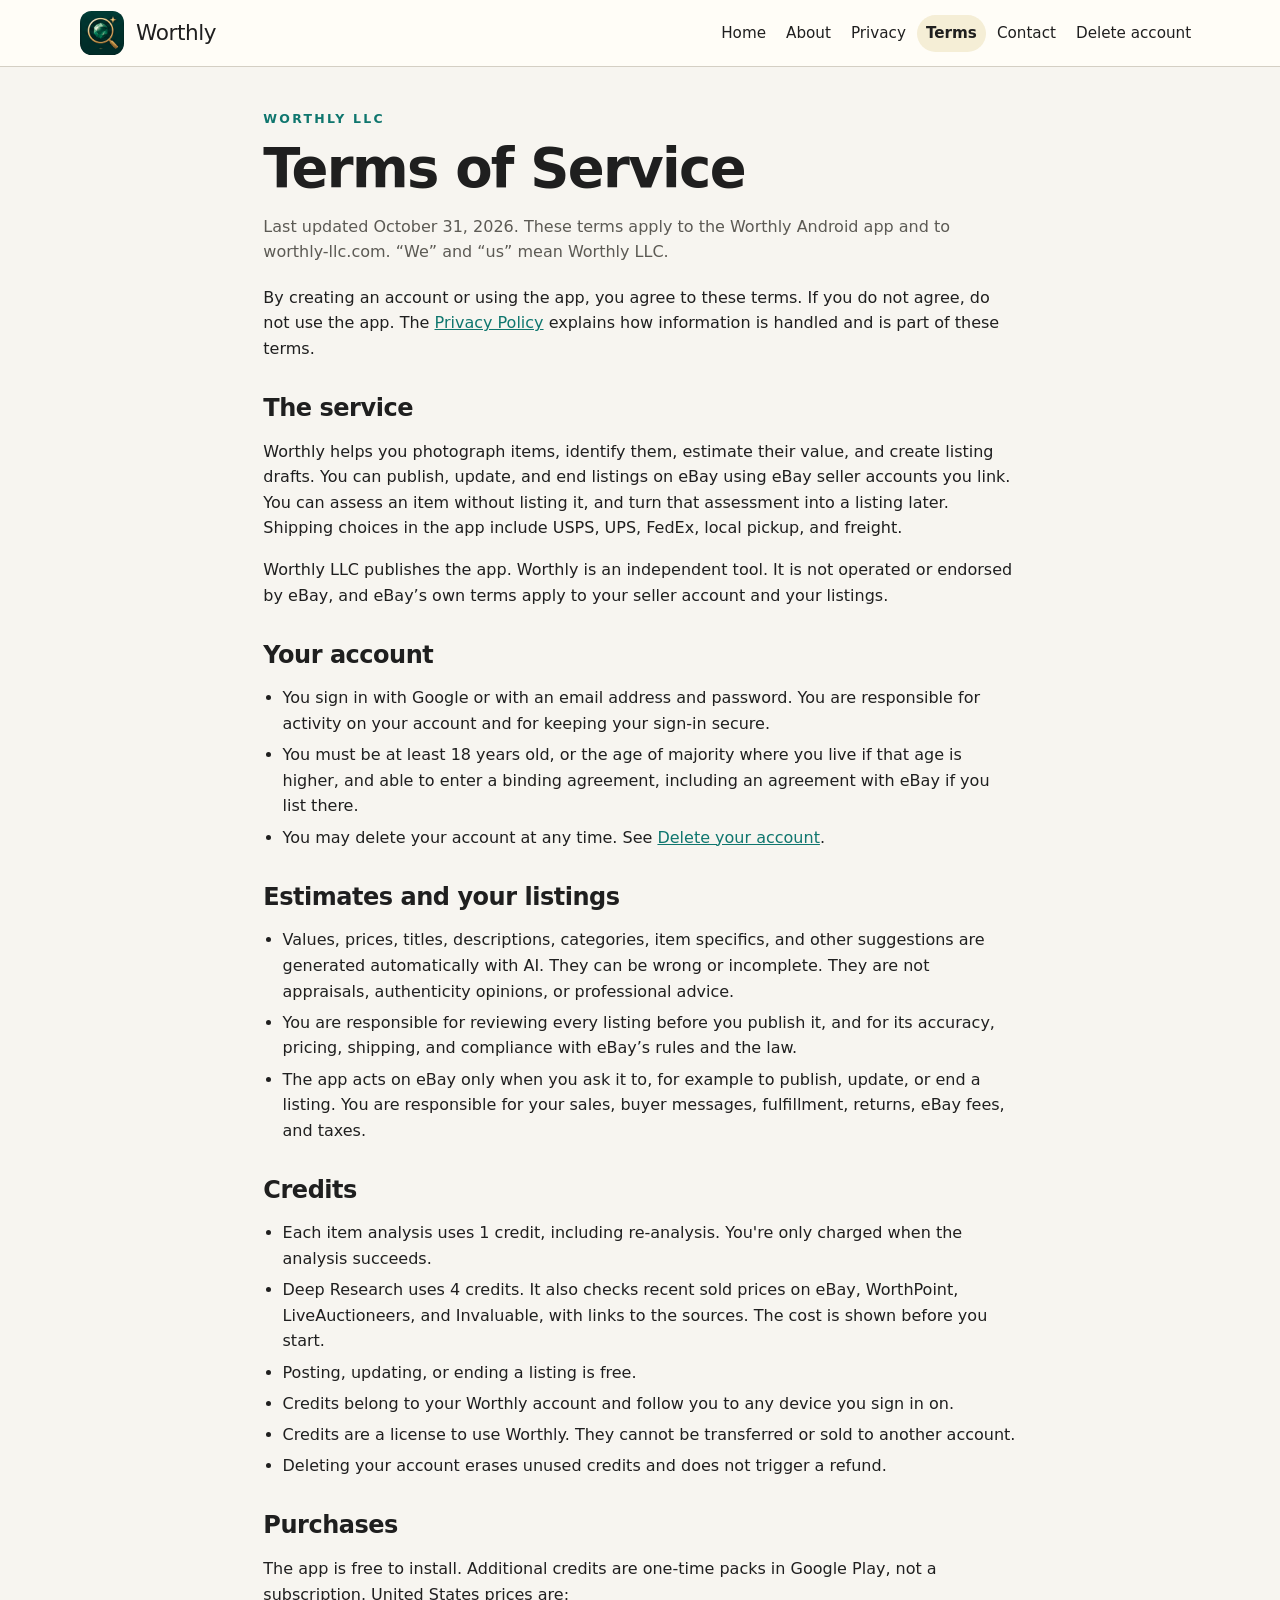
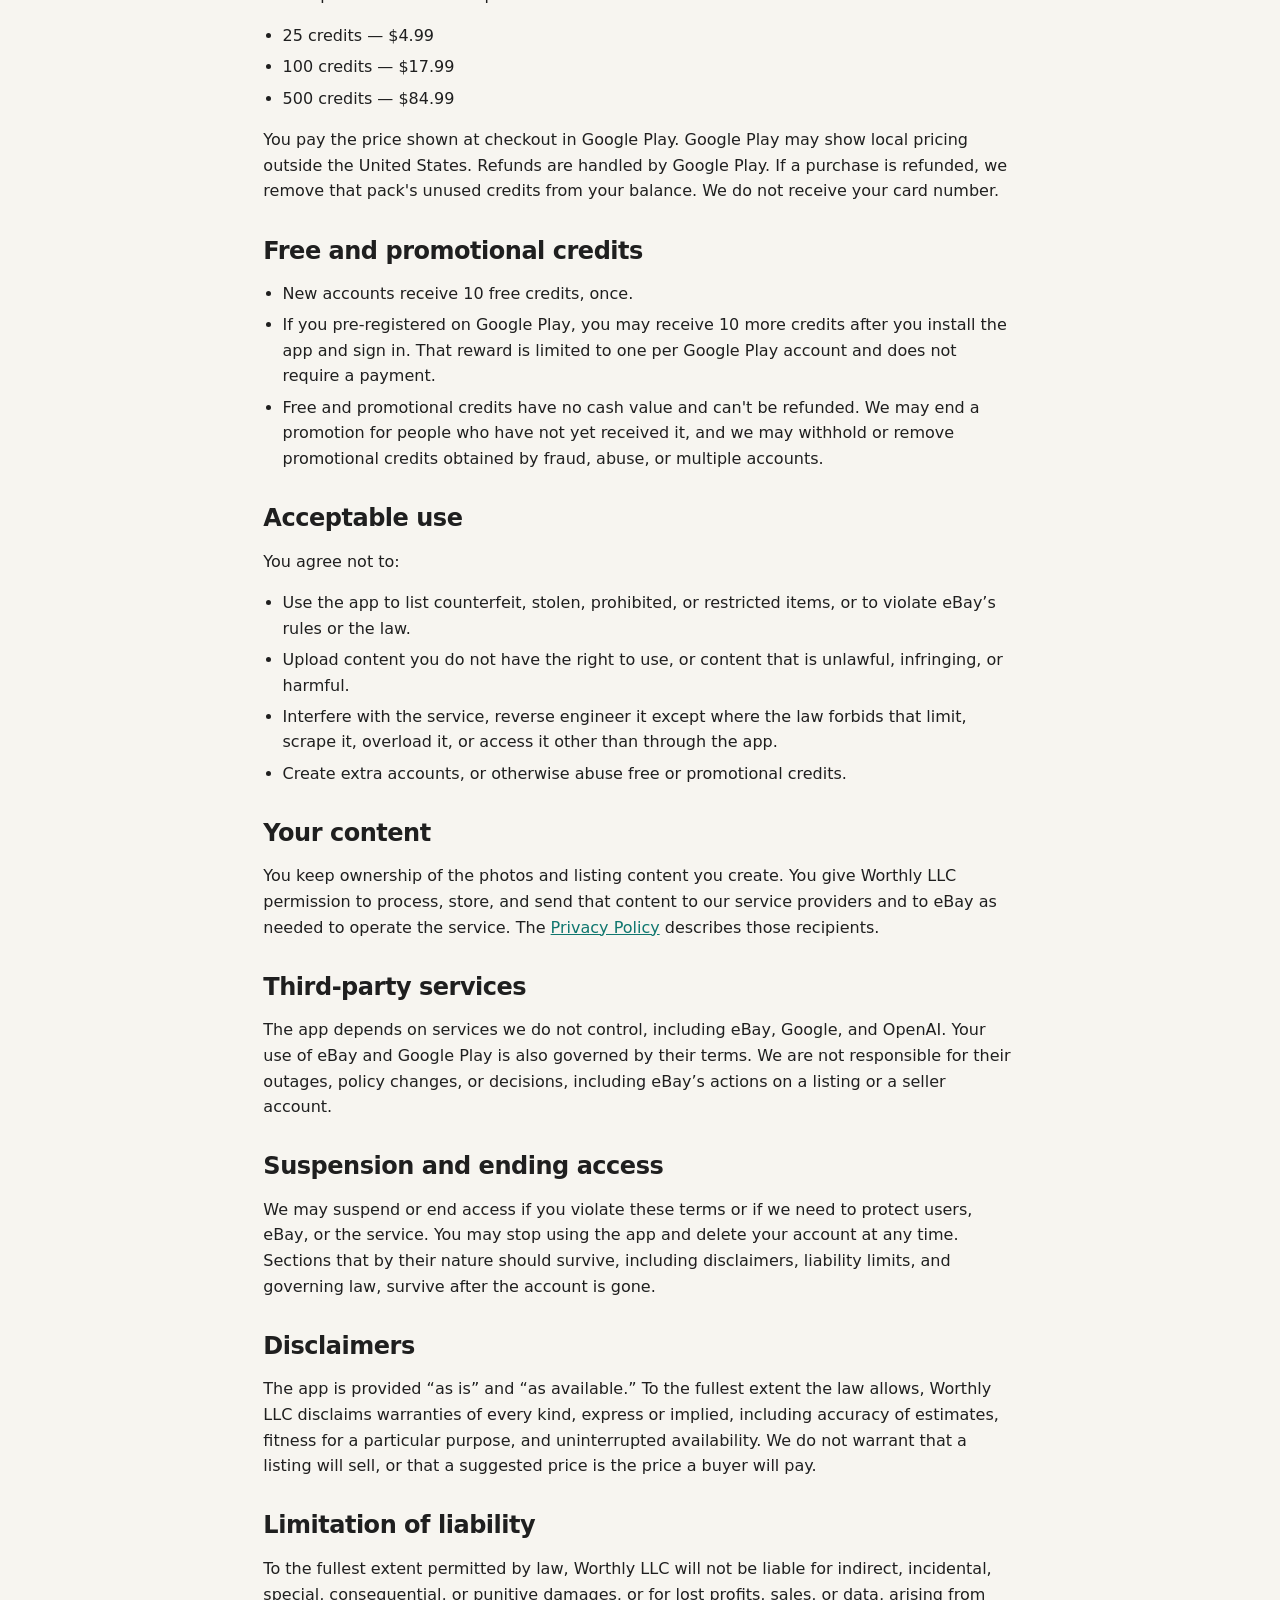
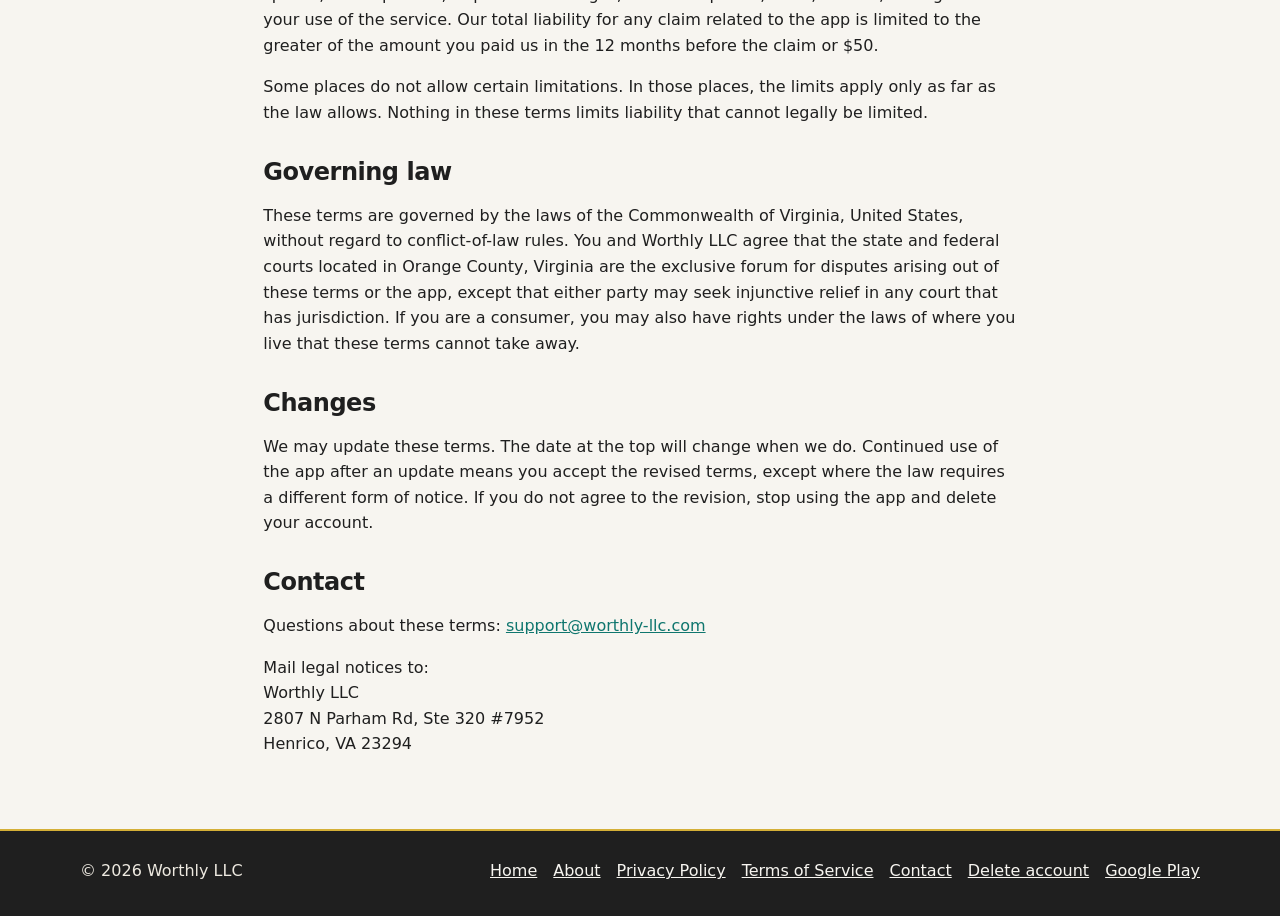
<file: terms.html>
<!DOCTYPE html>
<html lang="en">
<head>
  <meta charset="utf-8">
  <meta name="viewport" content="width=device-width, initial-scale=1">
  <title>Terms of Service — Worthly LLC</title>
  <meta name="description" content="Terms of service for the Worthly app, published by Worthly LLC. Credits, eBay listings, and Virginia governing law.">
  <link rel="canonical" href="https://worthly-llc.com/terms.html">
  <meta name="theme-color" content="#0F766E">
  <link rel="icon" href="assets/favicon-32.png" type="image/png" sizes="32x32">
  <link rel="apple-touch-icon" href="assets/apple-touch-icon.png">
  <link rel="stylesheet" href="css/styles.css">
</head>
<body>
  <a class="skip" href="#main">Skip to content</a>
  <header class="site-header">
    <div class="header-inner">
      <a class="brand" href="index.html">
        <img class="brand-mark" src="assets/icon.png" width="1024" height="1024" alt="">
        <span class="brand-name">Worthly</span>
      </a>
      <nav class="nav" aria-label="Primary">
        <a href="index.html">Home</a>
        <a href="about.html">About</a>
        <a href="privacy.html">Privacy</a>
        <a href="terms.html" aria-current="page">Terms</a>
        <a href="contact.html">Contact</a>
        <a href="delete-account.html">Delete account</a>
      </nav>
    </div>
  </header>

  <main id="main">
    <article class="wrap legal-prose">
      <header class="page-intro">
        <p class="kicker">Worthly LLC</p>
        <h1 class="page-title">Terms of Service</h1>
        <p class="updated">Last updated October 31, 2026. These terms apply to the Worthly Android app and to worthly-llc.com. “We” and “us” mean Worthly LLC.</p>
      </header>

      <p>By creating an account or using the app, you agree to these terms. If you do not agree, do not use the app. The <a href="privacy.html">Privacy Policy</a> explains how information is handled and is part of these terms.</p>

      <h2 id="service">The service</h2>
      <p>Worthly helps you photograph items, identify them, estimate their value, and create listing drafts. You can publish, update, and end listings on eBay using eBay seller accounts you link. You can assess an item without listing it, and turn that assessment into a listing later. Shipping choices in the app include USPS, UPS, FedEx, local pickup, and freight.</p>
      <p>Worthly LLC publishes the app. Worthly is an independent tool. It is not operated or endorsed by eBay, and eBay’s own terms apply to your seller account and your listings.</p>

      <h2 id="account">Your account</h2>
      <ul>
        <li>You sign in with Google or with an email address and password. You are responsible for activity on your account and for keeping your sign-in secure.</li>
        <li>You must be at least 18 years old, or the age of majority where you live if that age is higher, and able to enter a binding agreement, including an agreement with eBay if you list there.</li>
        <li>You may delete your account at any time. See <a href="delete-account.html">Delete your account</a>.</li>
      </ul>

      <h2 id="ai">Estimates and your listings</h2>
      <ul>
        <li>Values, prices, titles, descriptions, categories, item specifics, and other suggestions are generated automatically with AI. They can be wrong or incomplete. They are not appraisals, authenticity opinions, or professional advice.</li>
        <li>You are responsible for reviewing every listing before you publish it, and for its accuracy, pricing, shipping, and compliance with eBay’s rules and the law.</li>
        <li>The app acts on eBay only when you ask it to, for example to publish, update, or end a listing. You are responsible for your sales, buyer messages, fulfillment, returns, eBay fees, and taxes.</li>
      </ul>

      <h2 id="credits">Credits</h2>
      <ul>
        <li>Each item analysis uses 1 credit, including re-analysis. You're only charged when the analysis succeeds.</li>
        <li>Deep Research uses 4 credits. It also checks recent sold prices on eBay, WorthPoint, LiveAuctioneers, and Invaluable, with links to the sources. The cost is shown before you start.</li>
        <li>Posting, updating, or ending a listing is free.</li>
        <li>Credits belong to your Worthly account and follow you to any device you sign in on.</li>
        <li>Credits are a license to use Worthly. They cannot be transferred or sold to another account.</li>
        <li>Deleting your account erases unused credits and does not trigger a refund.</li>
      </ul>

      <h2 id="purchases">Purchases</h2>
      <p>The app is free to install. Additional credits are one-time packs in Google Play, not a subscription. United States prices are:</p>
      <ul>
        <li>25 credits — $4.99</li>
        <li>100 credits — $17.99</li>
        <li>500 credits — $84.99</li>
      </ul>
      <p>You pay the price shown at checkout in Google Play. Google Play may show local pricing outside the United States. Refunds are handled by Google Play. If a purchase is refunded, we remove that pack's unused credits from your balance. We do not receive your card number.</p>

      <h2 id="promo">Free and promotional credits</h2>
      <ul>
        <li>New accounts receive 10 free credits, once.</li>
        <li>If you pre-registered on Google Play, you may receive 10 more credits after you install the app and sign in. That reward is limited to one per Google Play account and does not require a payment.</li>
        <li>Free and promotional credits have no cash value and can't be refunded. We may end a promotion for people who have not yet received it, and we may withhold or remove promotional credits obtained by fraud, abuse, or multiple accounts.</li>
      </ul>

      <h2 id="use">Acceptable use</h2>
      <p>You agree not to:</p>
      <ul>
        <li>Use the app to list counterfeit, stolen, prohibited, or restricted items, or to violate eBay’s rules or the law.</li>
        <li>Upload content you do not have the right to use, or content that is unlawful, infringing, or harmful.</li>
        <li>Interfere with the service, reverse engineer it except where the law forbids that limit, scrape it, overload it, or access it other than through the app.</li>
        <li>Create extra accounts, or otherwise abuse free or promotional credits.</li>
      </ul>

      <h2 id="content">Your content</h2>
      <p>You keep ownership of the photos and listing content you create. You give Worthly LLC permission to process, store, and send that content to our service providers and to eBay as needed to operate the service. The <a href="privacy.html">Privacy Policy</a> describes those recipients.</p>

      <h2 id="third">Third-party services</h2>
      <p>The app depends on services we do not control, including eBay, Google, and OpenAI. Your use of eBay and Google Play is also governed by their terms. We are not responsible for their outages, policy changes, or decisions, including eBay’s actions on a listing or a seller account.</p>

      <h2 id="end">Suspension and ending access</h2>
      <p>We may suspend or end access if you violate these terms or if we need to protect users, eBay, or the service. You may stop using the app and delete your account at any time. Sections that by their nature should survive, including disclaimers, liability limits, and governing law, survive after the account is gone.</p>

      <h2 id="disclaimers">Disclaimers</h2>
      <p>The app is provided “as is” and “as available.” To the fullest extent the law allows, Worthly LLC disclaims warranties of every kind, express or implied, including accuracy of estimates, fitness for a particular purpose, and uninterrupted availability. We do not warrant that a listing will sell, or that a suggested price is the price a buyer will pay.</p>

      <h2 id="liability">Limitation of liability</h2>
      <p>To the fullest extent permitted by law, Worthly LLC will not be liable for indirect, incidental, special, consequential, or punitive damages, or for lost profits, sales, or data, arising from your use of the service. Our total liability for any claim related to the app is limited to the greater of the amount you paid us in the 12 months before the claim or $50.</p>
      <p>Some places do not allow certain limitations. In those places, the limits apply only as far as the law allows. Nothing in these terms limits liability that cannot legally be limited.</p>

      <h2 id="law">Governing law</h2>
      <p>These terms are governed by the laws of the Commonwealth of Virginia, United States, without regard to conflict-of-law rules. You and Worthly LLC agree that the state and federal courts located in Orange County, Virginia are the exclusive forum for disputes arising out of these terms or the app, except that either party may seek injunctive relief in any court that has jurisdiction. If you are a consumer, you may also have rights under the laws of where you live that these terms cannot take away.</p>

      <h2 id="changes">Changes</h2>
      <p>We may update these terms. The date at the top will change when we do. Continued use of the app after an update means you accept the revised terms, except where the law requires a different form of notice. If you do not agree to the revision, stop using the app and delete your account.</p>

      <h2 id="contact">Contact</h2>
      <p>Questions about these terms: <a href="mailto:support@worthly-llc.com?subject=Worthly%20terms">support@worthly-llc.com</a></p>
      <p>Mail legal notices to:<br>
      Worthly LLC<br>
      2807 N Parham Rd, Ste 320 #7952<br>
      Henrico, VA 23294</p>
    </article>
  </main>

  <footer class="site-footer">
    <div class="footer-inner">
      <p>© 2026 Worthly LLC</p>
      <nav class="footer-nav" aria-label="Footer">
        <a href="index.html">Home</a>
        <a href="about.html">About</a>
        <a href="privacy.html">Privacy Policy</a>
        <a href="terms.html" aria-current="page">Terms of Service</a>
        <a href="contact.html">Contact</a>
        <a href="delete-account.html">Delete account</a>
        <a href="https://play.google.com/store/apps/details?id=com.worthly.android">Google Play</a>
      </nav>
    </div>
  </footer>
</body>
</html>
</file>
<file: css/styles.css>
:root {
  --ink: #1f1f1f;
  --muted: #5c5a54;
  --paper: #f7f5f0;
  --paper-2: #ffffff;
  --line: #d4cfc4;
  --green: #166534;
  --green-deep: #1f1f1f;
  --teal: #0f766e;
  --teal-deep: #166534;
  --gold: #d4af37;
  --gold-line: #d4af37;
  --brass: #b08d57;
  --cream: #f7f5f0;
  --accent-bg: #f5eed6;
  --focus: #166534;
  --shadow: 0 22px 50px rgba(31, 31, 31, 0.14);
  --sans: system-ui, -apple-system, "Segoe UI", "Helvetica Neue", Arial, sans-serif;
  --mono: ui-monospace, "SFMono-Regular", Menlo, Consolas, monospace;
  --max: 1120px;
  --measure: 68ch;
}

*,
*::before,
*::after {
  box-sizing: border-box;
}

html {
  scroll-behavior: smooth;
}

body {
  margin: 0;
  min-height: 100vh;
  display: flex;
  flex-direction: column;
  font-family: var(--sans);
  color: var(--ink);
  background: var(--paper);
  line-height: 1.6;
  font-size: 1rem;
}

main {
  flex: 1;
}

img {
  max-width: 100%;
  height: auto;
}

a {
  color: var(--teal);
}

a:hover {
  color: var(--green);
}

:focus-visible {
  outline: 3px solid var(--focus);
  outline-offset: 3px;
}

::selection {
  background: var(--accent-bg);
  color: var(--ink);
}

.skip {
  position: absolute;
  left: 1rem;
  top: -4rem;
  background: var(--paper-2);
  color: var(--ink);
  padding: 0.55rem 0.85rem;
  z-index: 20;
  border-radius: 8px;
}

.skip:focus {
  top: 0.6rem;
}

.wrap {
  width: min(var(--max), calc(100% - 2rem));
  margin-inline: auto;
}

.site-header {
  background: rgba(255, 253, 248, 0.92);
  border-bottom: 1px solid var(--line);
  position: sticky;
  top: 0;
  z-index: 5;
  backdrop-filter: blur(10px);
}

.header-inner {
  width: min(var(--max), calc(100% - 2rem));
  margin-inline: auto;
  display: flex;
  align-items: center;
  justify-content: space-between;
  gap: 0.75rem 1.5rem;
  padding: 0.7rem 0;
  flex-wrap: wrap;
}

.brand {
  display: flex;
  align-items: center;
  gap: 0.75rem;
  text-decoration: none;
  color: var(--ink);
}

.brand-mark {
  width: 44px;
  height: 44px;
  display: block;
  flex: none;
  border-radius: 26%;
}

.brand-name {
  font-family: var(--sans);
  font-size: 1.35rem;
  letter-spacing: -0.02em;
  line-height: 1;
}

.brand-name span {
  display: block;
  font-family: var(--sans);
  font-size: 0.68rem;
  letter-spacing: 0.16em;
  text-transform: uppercase;
  color: var(--muted);
  margin-top: 0.22rem;
  font-weight: 600;
}

.nav {
  display: flex;
  flex-wrap: wrap;
  gap: 0.25rem 0.15rem;
}

.nav a {
  text-decoration: none;
  color: var(--ink);
  font-size: 0.95rem;
  padding: 0.4rem 0.55rem;
  border-radius: 999px;
}

.nav a[aria-current="page"] {
  background: var(--accent-bg);
  font-weight: 600;
}

.nav a:hover {
  background: var(--accent-bg);
  color: var(--ink);
}

.hero {
  background:
    radial-gradient(720px 340px at 88% -10%, rgba(15, 118, 110, 0.42), transparent 58%),
    var(--green-deep);
  color: var(--cream);
  padding: 3.6rem 0 3.3rem;
}

.hero-grid {
  display: grid;
  grid-template-columns: minmax(0, 1.35fr) minmax(180px, 0.65fr);
  gap: 2.5rem;
  align-items: center;
}

.kicker {
  letter-spacing: 0.18em;
  text-transform: uppercase;
  font-size: 0.78rem;
  font-weight: 600;
  color: var(--teal);
  margin: 0 0 0.75rem;
}

.hero .kicker {
  color: var(--gold);
}

.hero h1,
.page-title {
  font-family: var(--sans);
  font-weight: 700;
  letter-spacing: -0.03em;
  line-height: 1.04;
  margin: 0 0 1rem;
}

.hero h1 {
  font-size: clamp(2.7rem, 6vw, 4.6rem);
  color: var(--cream);
  text-wrap: balance;
}

.lede {
  font-size: 1.18rem;
  max-width: 40rem;
  color: var(--cream);
  margin: 0 0 1.5rem;
}

.hero-actions {
  display: flex;
  flex-wrap: wrap;
  align-items: center;
  gap: 0.4rem 1.25rem;
}

.play-badge {
  display: block;
  width: 200px;
  height: auto;
}

.hero-meta {
  color: #ede9e0;
  font-size: 0.95rem;
  margin: 0.35rem 0 0;
}

.hero-meta a {
  color: var(--cream);
}

.hero-icon {
  justify-self: end;
  width: min(280px, 70%);
  height: auto;
  display: block;
  border-radius: 26%;
}

.section {
  padding: 4rem 0;
}

.section h2,
.card h2,
.legal-prose h2 {
  font-family: var(--sans);
  font-weight: 700;
  letter-spacing: -0.02em;
  line-height: 1.15;
}

.section h2 {
  font-size: clamp(1.8rem, 3vw, 2.45rem);
  margin: 0 0 0.7rem;
}

.section-intro {
  max-width: 46rem;
  color: var(--muted);
  margin: 0;
}

.split {
  display: grid;
  grid-template-columns: 1fr 1fr;
  gap: 1.5rem 2rem;
  align-items: start;
}

.steps,
.packs,
.choice-grid {
  display: grid;
  gap: 1rem;
  margin-top: 1.6rem;
}

.steps,
.packs {
  grid-template-columns: repeat(3, 1fr);
}

.choice-grid {
  grid-template-columns: repeat(3, 1fr);
}

.step,
.pack,
.card,
.choice {
  background: var(--paper-2);
  border: 1px solid var(--line);
  border-radius: 18px;
}

.step,
.pack,
.choice {
  padding: 1.2rem 1.25rem 1.35rem;
}

.card {
  padding: 1.4rem 1.45rem 1.5rem;
}

.step .num,
.choice .num {
  display: block;
  font-size: 0.75rem;
  letter-spacing: 0.14em;
  text-transform: uppercase;
  color: var(--teal-deep);
  font-weight: 600;
  margin-bottom: 0.35rem;
}

.step h3,
.choice h3,
.pack h3 {
  font-family: var(--sans);
  font-weight: 700;
  font-size: 1.45rem;
  margin: 0 0 0.4rem;
  letter-spacing: -0.02em;
}

.step p,
.choice p,
.pack p,
.card p {
  margin: 0;
}

.step p + p,
.card p + p,
.choice p + p {
  margin-top: 0.75rem;
}

.shots {
  background: var(--green-deep);
  color: var(--cream);
  border-top: 2px solid var(--gold);
}

.shots h2 {
  color: var(--cream);
}

.shots .section-intro {
  color: #ede9e0;
}

.shot-row {
  display: grid;
  grid-auto-flow: column;
  grid-auto-columns: minmax(210px, 250px);
  gap: 1rem;
  overflow-x: auto;
  scroll-snap-type: x mandatory;
  padding: 1.4rem 0 0.4rem;
  margin: 0;
  list-style: none;
}

.shot-row li {
  scroll-snap-align: start;
}

.shot-row figure {
  margin: 0;
}

.shot-row img {
  width: 100%;
  border-radius: 24px;
  border: 1px solid rgba(243, 230, 207, 0.28);
  box-shadow: var(--shadow);
  background: #10211e;
}

.shot-row figcaption {
  margin-top: 0.6rem;
  font-size: 0.9rem;
  color: #ede9e0;
}

.table-wrap {
  overflow-x: auto;
  margin-top: 1.4rem;
  border: 1px solid var(--line);
  border-radius: 16px;
  background: var(--paper-2);
}

table {
  width: 100%;
  border-collapse: collapse;
  min-width: 36rem;
}

th,
td {
  text-align: left;
  padding: 0.85rem 1rem;
  border-bottom: 1px solid var(--line);
  vertical-align: top;
}

tr:last-child td {
  border-bottom: 0;
}

th {
  background: #ede9e0;
  font-size: 0.78rem;
  letter-spacing: 0.08em;
  text-transform: uppercase;
  font-weight: 600;
}

.pack h3 {
  margin-bottom: 0.25rem;
}

.pack .price {
  color: var(--teal);
  font-weight: 600;
}

.pack .badge {
  display: inline-block;
  margin: 0 0 0.65rem;
  padding: 0.18rem 0.55rem;
  border: 1px solid transparent;
  border-radius: 999px;
  font-size: 0.72rem;
  font-weight: 700;
  letter-spacing: 0.06em;
  line-height: 1.2;
  text-transform: uppercase;
  white-space: nowrap;
}

.pack .badge-starter {
  background: transparent;
  color: #1f1f1f;
  border-color: #c4bfb4;
}

.pack .badge-great {
  background: #0f766e;
  color: #f7f5f0;
  border-color: #0f766e;
}

.pack .badge-best {
  background: linear-gradient(160deg, #d4af37, #b08d57);
  color: #1f1f1f;
  border-color: #b08d57;
}

.pack-best {
  border-color: #d4af37;
  box-shadow: 0 0 0 3px rgba(212, 175, 55, 0.35);
}

.note {
  color: var(--muted);
  font-size: 0.95rem;
  max-width: 48rem;
}

.company {
  display: grid;
  grid-template-columns: 1.15fr 0.85fr;
  gap: 1.25rem;
  align-items: stretch;
}

dl.identity {
  display: grid;
  grid-template-columns: 8.5rem 1fr;
  gap: 0.55rem 1rem;
  margin: 0;
}

dl.identity dt {
  color: var(--muted);
  font-size: 0.92rem;
}

dl.identity dd {
  margin: 0;
}

.button {
  display: inline-block;
  background: var(--teal);
  color: #fff;
  text-decoration: none;
  padding: 0.72rem 1.05rem;
  border-radius: 999px;
  font-weight: 600;
  line-height: 1.2;
}

.button:hover {
  background: var(--teal-deep);
  color: #fff;
}

.button.secondary {
  background: transparent;
  color: var(--ink);
  border: 1px solid var(--line);
}

.button.secondary:hover {
  background: var(--accent-bg);
  color: var(--ink);
}

.button-row {
  display: flex;
  flex-wrap: wrap;
  gap: 0.7rem;
  margin-top: 1.1rem;
}

.site-footer {
  background: var(--green-deep);
  color: #ede9e0;
  border-top: 2px solid var(--gold);
  padding: 1.7rem 0 2rem;
  margin-top: auto;
}

.footer-inner {
  width: min(var(--max), calc(100% - 2rem));
  margin-inline: auto;
  display: flex;
  flex-wrap: wrap;
  justify-content: space-between;
  gap: 0.8rem 1.5rem;
  align-items: center;
}

.site-footer a {
  color: var(--cream);
}

.site-footer p {
  margin: 0;
}

.footer-nav {
  display: flex;
  flex-wrap: wrap;
  gap: 0.45rem 1rem;
}

.page-intro {
  padding: 2.6rem 0 0.25rem;
}

.page-title {
  font-size: clamp(2.2rem, 4.5vw, 3.4rem);
  text-wrap: balance;
}

.updated {
  color: var(--muted);
  margin: 0;
}

.legal-prose {
  padding-bottom: 3.5rem;
  max-width: 74ch;
}

.legal-prose h2 {
  font-size: 1.5rem;
  margin: 2.1rem 0 0.45rem;
}

.legal-prose h3 {
  font-size: 1.08rem;
  margin: 1.3rem 0 0.3rem;
}

.legal-prose ul,
.legal-prose ol {
  padding-left: 1.2rem;
}

.legal-prose li + li {
  margin-top: 0.35rem;
}

.toc {
  display: flex;
  flex-wrap: wrap;
  gap: 0.4rem 0.9rem;
  padding: 0;
  margin: 1.2rem 0 0;
  list-style: none;
}

.toc a {
  text-underline-offset: 0.15em;
}

code {
  font-family: var(--mono);
  font-size: 0.92em;
}

.visually-hidden {
  position: absolute;
  width: 1px;
  height: 1px;
  padding: 0;
  margin: -1px;
  overflow: hidden;
  clip: rect(0, 0, 0, 0);
  white-space: nowrap;
  border: 0;
}

.callout {
  border-left: 3px solid var(--gold-line);
  background: #fffdf8;
  padding: 0.85rem 1rem;
  border-radius: 0 12px 12px 0;
  margin: 1rem 0;
}

@media (max-width: 860px) {
  .hero-grid,
  .steps,
  .packs,
  .choice-grid,
  .company,
  .split {
    grid-template-columns: 1fr;
  }

  .hero {
    padding: 2.2rem 0 2.3rem;
  }

  .hero-grid {
    gap: 0.4rem;
  }

  .hero-icon {
    justify-self: start;
    width: 112px;
    order: -1;
  }

  .section {
    padding: 2.6rem 0;
  }

  dl.identity {
    grid-template-columns: 1fr;
    gap: 0.15rem;
  }

  dl.identity dt:not(:first-of-type) {
    margin-top: 0.75rem;
  }
}

@media (prefers-reduced-motion: reduce) {
  html {
    scroll-behavior: auto;
  }
}

@media print {
  .site-header,
  .site-footer,
  .skip,
  .play-badge,
  .button-row {
    display: none;
  }

  body {
    background: #fff;
    color: #000;
  }

  a {
    color: #000;
  }
}
</file>
